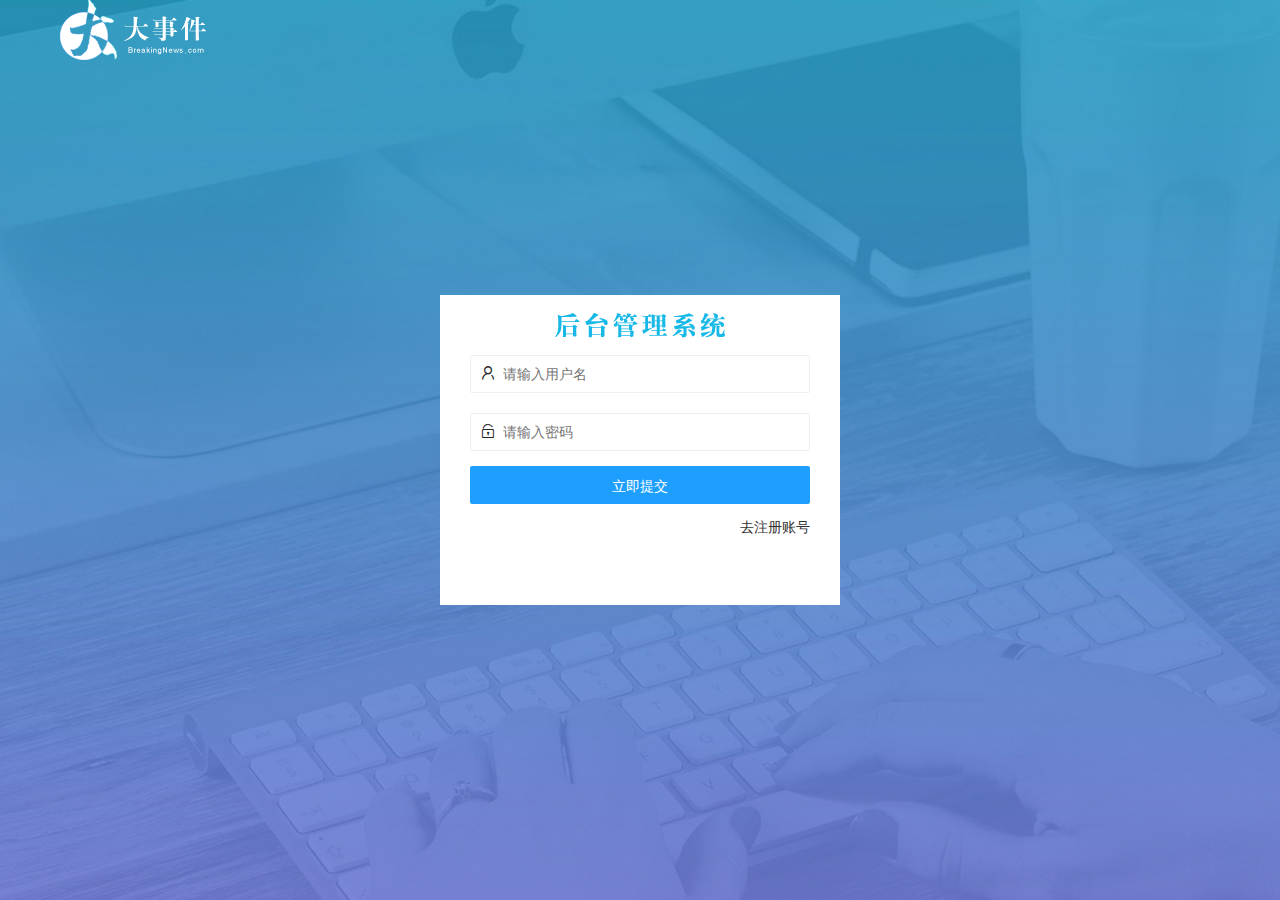
<file: login.html>
<!DOCTYPE html>
<html lang="en">

<head>
    <meta charset="UTF-8">
    <meta http-equiv="X-UA-Compatible" content="IE=edge">
    <meta name="viewport" content="width=device-width, initial-scale=1.0">
    <title>大事件登录注册</title>
    <!-- 导入layui的css -->
    <link rel="stylesheet" href="/assets/lib/layui/css/layui.css">
    <!-- 导入自己的css -->
    <link rel="stylesheet" href="./assets/css/login.css">
</head>

<body>
    <!-- 头部的logo区域 -->
    <div class="layui-main">
        <img src="/assets/images/logo.png" alt=""/>
    </div>


    <!-- 登录注册区域 -->
    <div class="loginAndRegBOX">
        <div class="titleBox"></div>
     <!-- 登录的div -->
        <div class="login-box">
            <!-- 登录的表单 -->
           <form class="layui-form" id="form_login">
               <!-- 用户名 -->
               <div class=" layui-form-item">
                   <i class="layui-icon layui-icon-username"></i>   
                   <input type="text" name="username" required  lay-verify="required" placeholder="请输入用户名" autocomplete="off" class="layui-input">
               </div>
               <!-- 密码 -->
               <div class="layui-form-item password">
                   <i class="layui-icon layui-icon-password"></i> 
                   <input type="password" name="password" required  lay-verify="required|pwd" placeholder="请输入密码" autocomplete="off" class="layui-input">
               </div>
               <!-- 登录按钮 -->
               <div class="layui-form-item">
                <!-- 注意：表单的提交按钮和普通按钮的区别，就是lay-submit属性 -->
                 <button class="layui-btn layui-btn-normal layui-btn-fluid" lay-submit >立即提交</button>
               </div>
               <div class="layui-form-item  links">
                    <a href="javascript:;" id="link_reg">去注册账号</a>
               </div>
            </form>
        </div>

     <!-- 注册的div -->
        <div class="reg-box">
            <form class="layui-form" id="form_reg">
                <!-- 用户名 -->
                <div class=" layui-form-item">
                    <i class="layui-icon layui-icon-username"></i>   
                    <input type="text" name="username" required  lay-verify="required" placeholder="请输入用户名" autocomplete="off" class="layui-input">
                </div>
                <!-- 密码 -->
                <div class="layui-form-item password">
                    <i class="layui-icon layui-icon-password"></i> 
                    <input type="password" name="password" required  lay-verify="required|pwd" placeholder="请输入密码" autocomplete="off" class="layui-input">
                </div>
                <!-- 密码确认框 -->
                <div class="layui-form-item password">
                    <i class="layui-icon layui-icon-password"></i> 
                    <input type="password" name="repassword" required  lay-verify="required|pwd|repwd" placeholder="再次确认密码" autocomplete="off" class="layui-input">
                </div>
                <!-- 注册按钮 -->
                <div class="layui-form-item">
                 <!-- 注意：表单的提交按钮和普通按钮的区别，就是lay-submit属性 -->
                  <button class="layui-btn layui-btn-normal layui-btn-fluid" lay-submit >注册</button>
                </div>
                <div class="layui-form-item  links">
                    <a href="javascript:;" id="link_login">去登录</a>
                </div>
             </form>
            
        </div>
    </div>

    <!-- 导入layui的js文件 -->
    <script src="/assets/lib/layui/layui.js"></script>
    <!-- 导入jquery -->
    <script src="/assets/lib/jquery.js"></script>
    <!-- 导入 baseAPI 文件 -->
    <script src="/assets/js/baseAPI.js"></script>
    <!-- 导入自己的js -->
    <script src="/assets/js/login.js"></script>
</body>

</html>
</file>
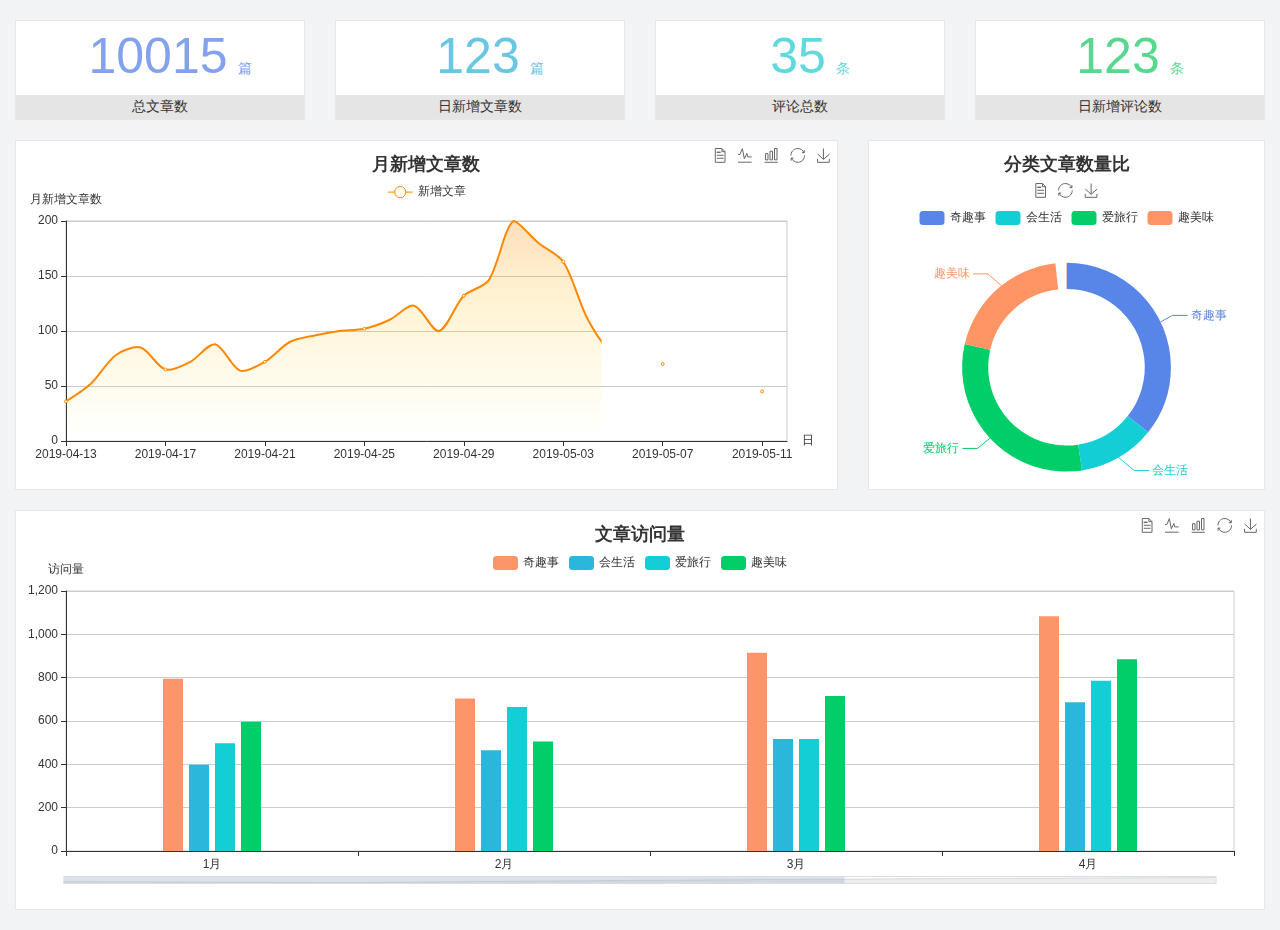
<file: home/dashboard.html>
<!DOCTYPE html>
<html lang="en">

<head>
  <meta charset="UTF-8">
  <meta name="viewport" content="width=device-width, initial-scale=1.0">
  <meta http-equiv="X-UA-Compatible" content="ie=edge">
  <title>图表统计</title>
  <link rel="stylesheet" href="../../assets/lib/bootstrap.css" />
  <link rel="stylesheet" href="../../assets/lib/main.css" />
  <script src="../../assets/lib/jquery.js"></script>
  <script type="text/javascript" src="../../assets/lib/echarts.min.js"></script>
</head>

<body>
  <div class="container-fluid">
    <div class="row spannel_list">
      <div class="col-sm-3 col-xs-6">
        <div class="spannel">
          <em>10015</em><span>篇</span>
          <b>总文章数</b>
        </div>
      </div>
      <div class="col-sm-3 col-xs-6">
        <div class="spannel scolor01">
          <em>123</em><span>篇</span>
          <b>日新增文章数</b>
        </div>
      </div>
      <div class="col-sm-3 col-xs-6">
        <div class="spannel scolor02">
          <em>35</em><span>条</span>
          <b>评论总数</b>
        </div>
      </div>
      <div class="col-sm-3 col-xs-6">
        <div class="spannel scolor03">
          <em>123</em><span>条</span>
          <b>日新增评论数</b>
        </div>
      </div>
    </div>
  </div>

  <div class="container-fluid">
    <div class="row curve-pie">
      <div class="col-lg-8 col-md-8">
        <div class="gragh_pannel" id="curve_show"></div>
      </div>
      <div class="col-lg-4 col-md-4">
        <div class="gragh_pannel" id="pie_show"></div>
      </div>
    </div>
  </div>

  <div class="container-fluid">
    <div class="column_pannel" id="column_show"></div>
  </div>

  <script>
    var oChart = echarts.init(document.getElementById('curve_show'));
    var aList_all = [
      { 'count': 36, 'date': '2019-04-13' },
      { 'count': 52, 'date': '2019-04-14' },
      { 'count': 78, 'date': '2019-04-15' },
      { 'count': 85, 'date': '2019-04-16' },
      { 'count': 65, 'date': '2019-04-17' },
      { 'count': 72, 'date': '2019-04-18' },
      { 'count': 88, 'date': '2019-04-19' },
      { 'count': 64, 'date': '2019-04-20' },
      { 'count': 72, 'date': '2019-04-21' },
      { 'count': 90, 'date': '2019-04-22' },
      { 'count': 96, 'date': '2019-04-23' },
      { 'count': 100, 'date': '2019-04-24' },
      { 'count': 102, 'date': '2019-04-25' },
      { 'count': 110, 'date': '2019-04-26' },
      { 'count': 123, 'date': '2019-04-27' },
      { 'count': 100, 'date': '2019-04-28' },
      { 'count': 132, 'date': '2019-04-29' },
      { 'count': 146, 'date': '2019-04-30' },
      { 'count': 200, 'date': '2019-05-01' },
      { 'count': 180, 'date': '2019-05-02' },
      { 'count': 163, 'date': '2019-05-03' },
      { 'count': 110, 'date': '2019-05-04' },
      { 'count': 80, 'date': '2019-05-05' },
      { 'count': 82, 'date': '2019-05-06' },
      { 'count': 70, 'date': '2019-05-07' },
      { 'count': 65, 'date': '2019-05-08' },
      { 'count': 54, 'date': '2019-05-09' },
      { 'count': 40, 'date': '2019-05-10' },
      { 'count': 45, 'date': '2019-05-11' },
      { 'count': 38, 'date': '2019-05-12' },
    ];

    let aCount = [];
    let aDate = [];

    for (var i = 0; i < aList_all.length; i++) {
      aCount.push(aList_all[i].count);
      aDate.push(aList_all[i].date);
    }

    var chartopt = {
      title: {
        text: '月新增文章数',
        left: 'center',
        top: '10'
      },
      tooltip: {
        trigger: 'axis'
      },
      legend: {
        data: ['新增文章'],
        top: '40'
      },
      toolbox: {
        show: true,
        feature: {
          mark: { show: true },
          dataView: { show: true, readOnly: false },
          magicType: { show: true, type: ['line', 'bar'] },
          restore: { show: true },
          saveAsImage: { show: true }
        }
      },
      calculable: true,
      xAxis: [
        {
          name: '日',
          type: 'category',
          boundaryGap: false,
          data: aDate
        }
      ],
      yAxis: [
        {
          name: '月新增文章数',
          type: 'value'
        }
      ],
      series: [
        {
          name: '新增文章',
          type: 'line',
          smooth: true,
          itemStyle: { normal: { areaStyle: { type: 'default' }, color: '#f80' }, lineStyle: { color: '#f80' } },
          data: aCount
        }],
      areaStyle: {
        normal: {
          color: new echarts.graphic.LinearGradient(0, 0, 0, 1, [{
            offset: 0,
            color: 'rgba(255,136,0,0.39)'
          }, {
            offset: .34,
            color: 'rgba(255,180,0,0.25)'
          }, {
            offset: 1,
            color: 'rgba(255,222,0,0.00)'
          }])

        }
      },
      grid: {
        show: true,
        x: 50,
        x2: 50,
        y: 80,
        height: 220
      }
    };

    oChart.setOption(chartopt);


    var oPie = echarts.init(document.getElementById('pie_show'));
    var oPieopt =
    {
      title: {
        top: 10,
        text: '分类文章数量比',
        x: 'center'
      },
      tooltip: {
        trigger: 'item',
        formatter: "{a} <br/>{b} : {c} ({d}%)"
      },
      color: ['#5885e8', '#13cfd5', '#00ce68', '#ff9565'],
      legend: {
        x: 'center',
        top: 65,
        data: ['奇趣事', '会生活', '爱旅行', '趣美味']
      },
      toolbox: {
        show: true,
        x: 'center',
        top: 35,
        feature: {
          mark: { show: true },
          dataView: { show: true, readOnly: false },
          magicType: {
            show: true,
            type: ['pie', 'funnel'],
            option: {
              funnel: {
                x: '25%',
                width: '50%',
                funnelAlign: 'left',
                max: 1548
              }
            }
          },
          restore: { show: true },
          saveAsImage: { show: true }
        }
      },
      calculable: true,
      series: [
        {
          name: '访问来源',
          type: 'pie',
          radius: ['45%', '60%'],
          center: ['50%', '65%'],
          data: [
            { value: 300, name: '奇趣事' },
            { value: 100, name: '会生活' },
            { value: 260, name: '爱旅行' },
            { value: 180, name: '趣美味' }
          ]
        }
      ]
    };
    oPie.setOption(oPieopt);



    var oColumn = this.echarts.init(document.getElementById('column_show'));
    var oColumnopt =
    {
      title: {
        text: '文章访问量',
        left: 'center',
        top: '10'
      },
      tooltip: {
        trigger: 'axis'
      },
      legend: {
        data: ['奇趣事', '会生活', '爱旅行', '趣美味'],
        top: '40'
      },
      toolbox: {
        show: true,
        feature: {
          mark: { show: true },
          dataView: { show: true, readOnly: false },
          magicType: { show: true, type: ['line', 'bar'] },
          restore: { show: true },
          saveAsImage: { show: true }
        }
      },
      calculable: true,
      xAxis: [
        {
          type: 'category',
          data: ['1月', '2月', '3月', '4月', '5月']
        }
      ],
      yAxis: [
        {
          name: '访问量',
          type: 'value'
        }
      ],
      series: [
        {
          name: '奇趣事',
          type: 'bar',
          barWidth: 20,
          itemStyle: {
            normal: { areaStyle: { type: 'default' }, color: '#fd956a' }
          },
          data: [800, 708, 920, 1090, 1200]
        },
        {
          name: '会生活',
          type: 'bar',
          barWidth: 20,
          itemStyle: {
            normal: { areaStyle: { type: 'default' }, color: '#2bb6db' }
          },
          data: [400, 468, 520, 690, 800]
        },
        {
          name: '爱旅行',
          type: 'bar',
          barWidth: 20,
          itemStyle: {
            normal: { areaStyle: { type: 'default' }, color: '#13cfd5' }
          },
          data: [500, 668, 520, 790, 900]
        },
        {
          name: '趣美味',
          type: 'bar',
          barWidth: 20,
          itemStyle: {
            normal: { areaStyle: { type: 'default' }, color: '#00ce68' }
          },
          data: [600, 508, 720, 890, 1000]
        }
      ],
      grid: {
        show: true,
        x: 50,
        x2: 30,
        y: 80,
        height: 260
      },
      dataZoom: [//给x轴设置滚动条
        {
          start: 0,//默认为0
          end: 100 - 1000 / 31,//默认为100
          type: 'slider',
          show: true,
          xAxisIndex: [0],
          handleSize: 0,//滑动条的 左右2个滑动条的大小
          height: 8,//组件高度
          left: 45, //左边的距离
          right: 50,//右边的距离
          bottom: 26,//右边的距离
          handleColor: '#ddd',//h滑动图标的颜色
          handleStyle: {
            borderColor: "#cacaca",
            borderWidth: "1",
            shadowBlur: 2,
            background: "#ddd",
            shadowColor: "#ddd",
          }
        }]
    };
    oColumn.setOption(oColumnopt);
  </script>
</body>

</html>
</file>
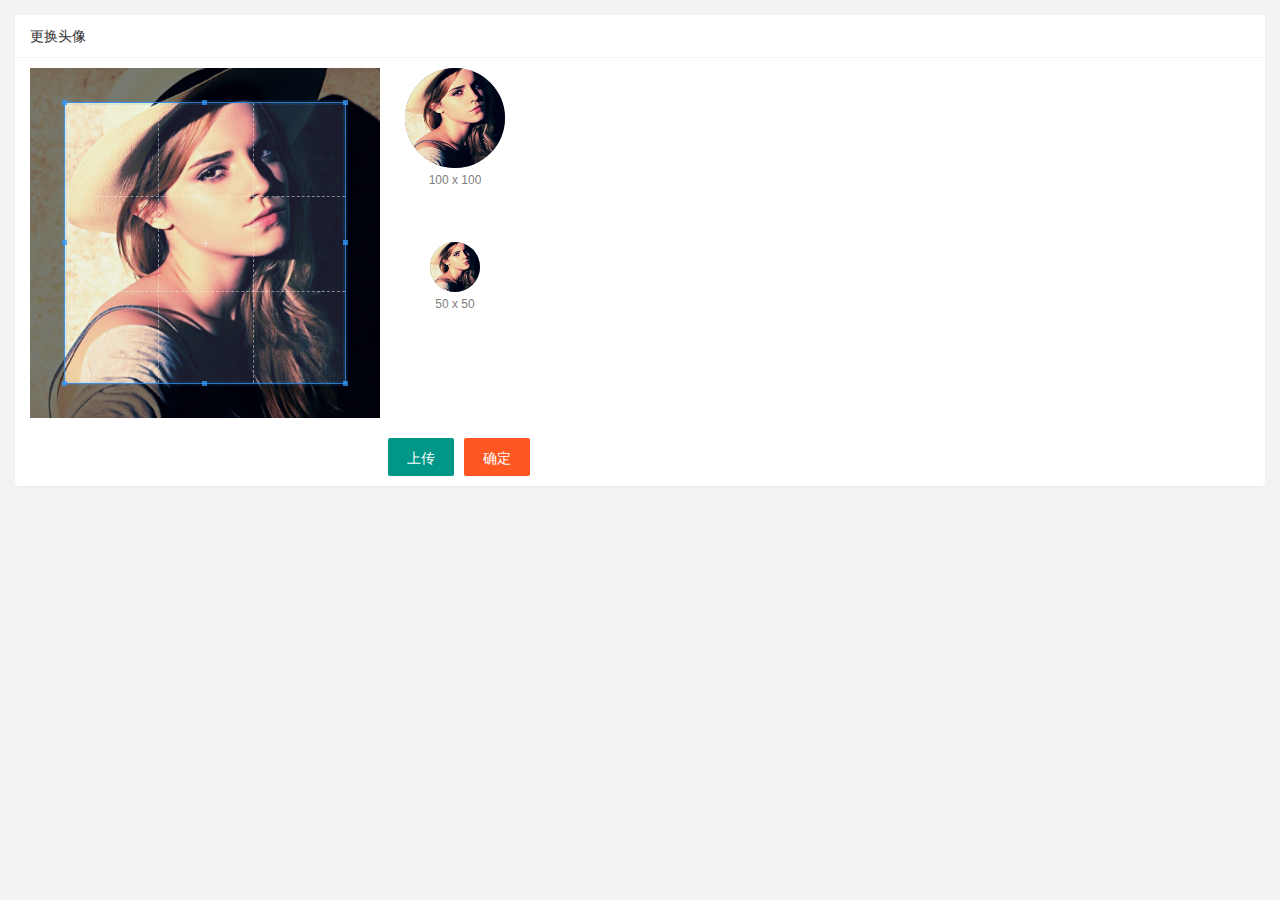
<file: user/userAvatar.html>
<!DOCTYPE html>
<html lang="en">

<head>
    <meta charset="UTF-8">
    <meta http-equiv="X-UA-Compatible" content="IE=edge">
    <meta name="viewport" content="width=device-width, initial-scale=1.0">
    <title>Document</title>
    <link rel="stylesheet" href="/assets/lib/layui/css/layui.css">
    <link rel="stylesheet" href="/assets/lib/cropper/cropper.css">
    <link rel="stylesheet" href="/assets/css/user/userAvatar.css">
</head>

<body>
    <!-- 卡片区域 -->
    <div class="layui-card">
        <div class="layui-card-header">更换头像</div>
        <div class="layui-card-body">
            <!-- cropper -->
            <!-- 第一行的图片裁剪和预览区域 -->
            <div class="row1">
                <!-- 图片裁剪区域 -->
                <div class="cropper-box">
                    <!-- 这个 img 标签很重要，将来会把它初始化为裁剪区域 -->
                    <img id="image" src="/assets/images/sample.jpg" />
                </div>
                <!-- 图片的预览区域 -->
                <div class="preview-box">
                    <div>
                        <!-- 宽高为 100px 的预览区域 -->
                        <div class="img-preview w100"></div>
                        <p class="size">100 x 100</p>
                    </div>
                    <div>
                        <!-- 宽高为 50px 的预览区域 -->
                        <div class="img-preview w50"></div>
                        <p class="size">50 x 50</p>
                    </div>
                </div>
            </div>

            <!-- 第二行的按钮区域 -->
            <div class="row2">
                <!-- 通过 accept 属性可以指定用户选择哪种类型的文件 -->
                <input type="file" id="file" accept="image/png,image/jpeg">
                <button type="button" class="layui-btn" id="btnChooseImage">上传</button>
                <button type="button" class="layui-btn layui-btn-danger" id="btnUpload">确定</button>
            </div>
        </div>
    </div>

    <!-- 导入 layui.js 文件 -->
    <script src="/assets/lib/layui/layui.js"></script>
    <!-- 导入 jQuery 文件 -->
    <script src="/assets/lib/jquery.js"></script>
    <!-- 导入 cropper.js 文件 -->
    <script src="/assets/lib/cropper/Cropper.js"></script>
    <!-- 导入 jQuery-cropper.js 文件 -->
    <script src="/assets/lib/cropper/jquery-cropper.js"></script>
    <!-- 导入 baseAPI 文件 -->
    <script src="/assets/js/baseAPI.js"></script>
    <!-- 导入自己的 js 文件 -->
    <script src="/assets/js/user/userAvatar.js"></script>
</body>

</html>
</file>
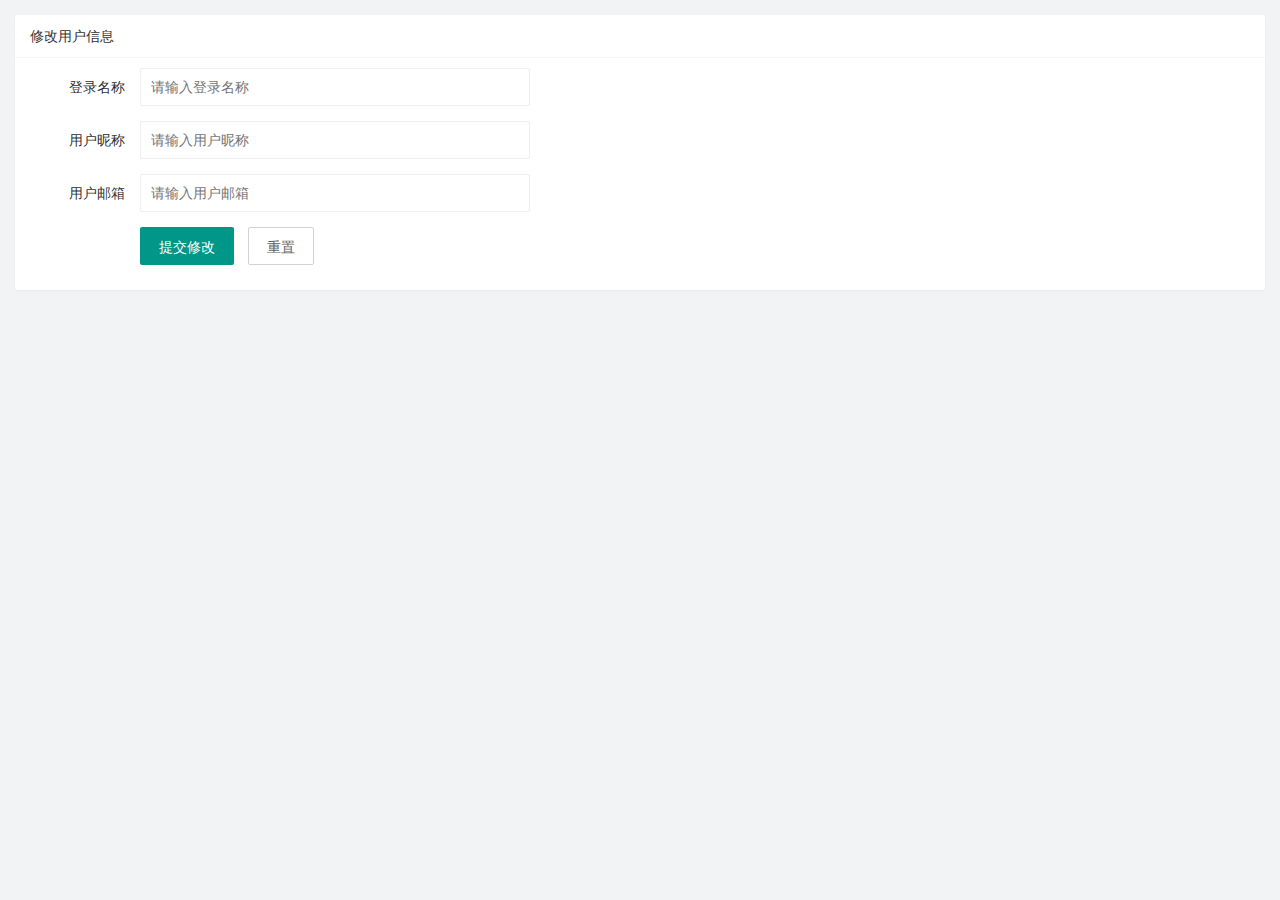
<file: user/userBasic.html>
<!DOCTYPE html>
<html lang="en">
<head>
    <meta charset="UTF-8">
    <meta http-equiv="X-UA-Compatible" content="IE=edge">
    <meta name="viewport" content="width=device-width, initial-scale=1.0">
    <title>Document</title>
    <!-- 导入 layui.css 文件 -->
    <link rel="stylesheet" href="/assets/lib/layui/css/layui.css">
    <!-- 导入自己的css样式 -->
    <link rel="stylesheet" href="/assets/css/user/userBasic.css">

</head>
<body>
    <!-- 用户基本资料 -->
    <div class="layui-card">
        <div class="layui-card-header">修改用户信息</div>
        <div class="layui-card-body">
            <!-- form 表单区域 -->
            <form class="layui-form" lay-filter="formDereference">
                <!-- id 隐藏域 -->
                <input type="hidden" name="id" />
                <!-- 登录名称 -->
                <div class="layui-form-item">
                    <label class="layui-form-label">登录名称</label>
                    <div class="layui-input-block">
                      <input type="text" name="username" required  lay-verify="required" placeholder="请输入登录名称" autocomplete="off" class="layui-input">
                    </div>
                  </div>
                  <!-- 用户昵称 -->
                  <div class="layui-form-item">
                    <label class="layui-form-label">用户昵称</label>
                    <div class="layui-input-block">
                      <input type="text" name="nickname" required  lay-verify="required|nickname" placeholder="请输入用户昵称" autocomplete="off" class="layui-input">
                    </div>
                  </div>
                  <!-- 用户邮箱 -->
                  <div class="layui-form-item">
                    <label class="layui-form-label">用户邮箱</label>
                    <div class="layui-input-block">
                      <input type="text" name="email" required  lay-verify="required|email" placeholder="请输入用户邮箱" autocomplete="off" class="layui-input">
                    </div>
                  </div>
                  <!-- 按钮 -->
                  <div class="layui-form-item">
                    <div class="layui-input-block">
                      <button class="layui-btn" lay-submit lay-filter="formDemo">提交修改</button>
                      <button type="reset" id="btnReset" class="layui-btn layui-btn-primary">重置</button>
                    </div>
                  </div>
            </form>
        </div>
      </div>


      <!-- 导入 layui.js 文件 -->
      <script src="/assets/lib/layui/layui.js"></script>
      <!-- 导入jquery -->
      <script src="/assets/lib/jquery.js"></script>
      <!-- 导入 baseAPI 文件 -->
      <script src="/assets/js/baseAPI.js"></script>
      <!-- 导入自己的js -->
      <script src="/assets/js/user/userBasic.js"></script>
</body>
</html>
</file>
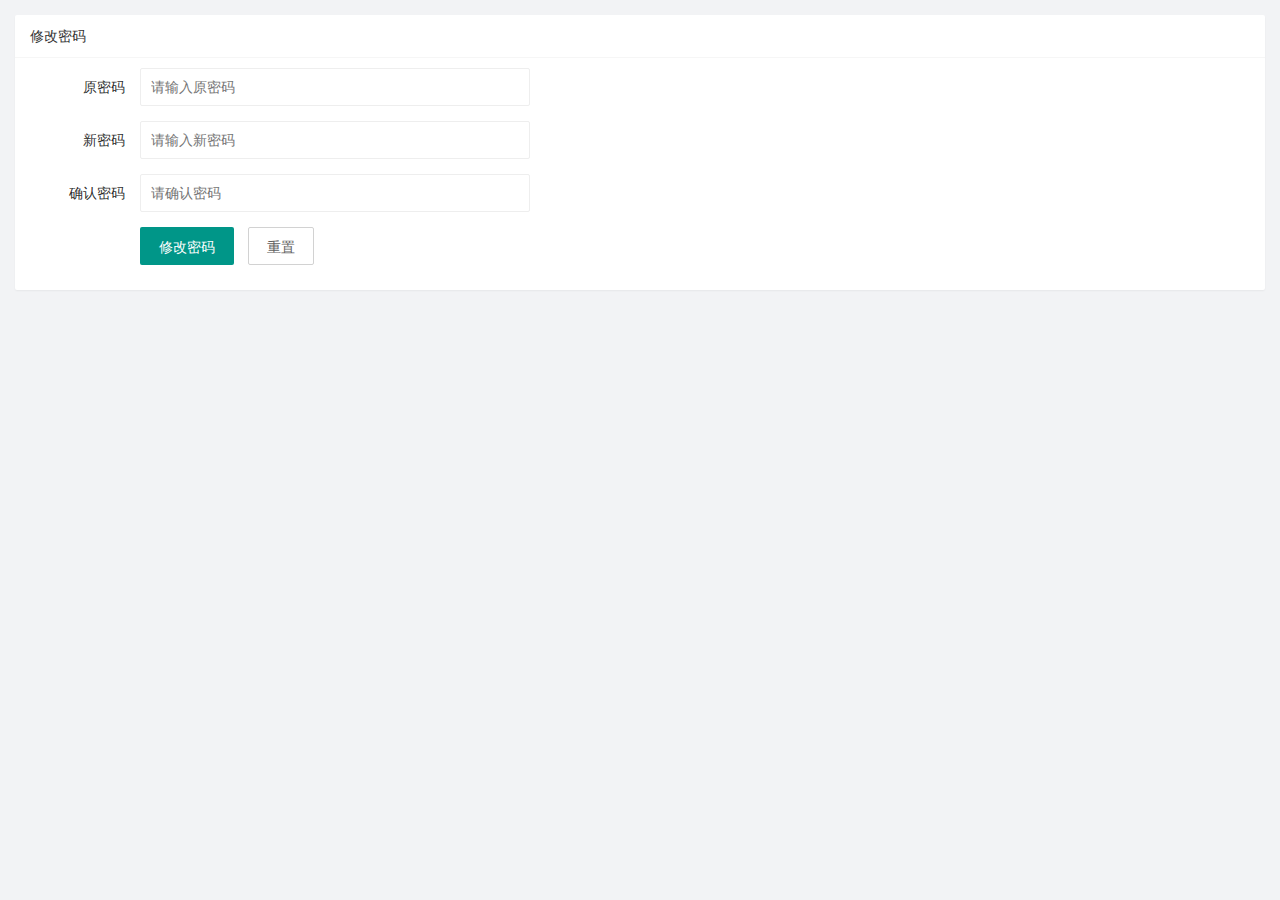
<file: user/userPwd.html>
<!DOCTYPE html>
<html lang="en">
<head>
    <meta charset="UTF-8">
    <meta http-equiv="X-UA-Compatible" content="IE=edge">
    <meta name="viewport" content="width=device-width, initial-scale=1.0">
    <title>Document</title>
    <!-- 导入 layui.css 文件 -->
    <link rel="stylesheet" href="/assets/lib/layui/css/layui.css">
    <!-- 导入自己的css文件 -->
    <link rel="stylesheet" href="/assets/css/user/userPwd.css">
     
</head>
<body>
    <div class="layui-card">
        <div class="layui-card-header">修改密码</div>
        <div class="layui-card-body">
            <form class="layui-form" >
            <!-- 原密码 -->
                <div class="layui-form-item">
                  <label class="layui-form-label">原密码</label>
                  <div class="layui-input-block">
                    <input type="password" name="oldPwd" required  lay-verify="required|pwd" placeholder="请输入原密码" autocomplete="off" class="layui-input">
                  </div>
                </div>
                <!-- 新密码 -->
                <div class="layui-form-item">
                    <label class="layui-form-label">新密码</label>
                    <div class="layui-input-block">
                      <input type="password" name="newPwd" required  lay-verify="required|pwd|samePwd" placeholder="请输入新密码" autocomplete="off" class="layui-input">
                    </div>
                  </div>
                  <!-- 确认密码 -->
                  <div class="layui-form-item">
                    <label class="layui-form-label">确认密码</label>
                    <div class="layui-input-block">
                      <input type="password" name="rePwd" required  lay-verify="required|pwd|rePwd" placeholder="请确认密码" autocomplete="off" class="layui-input">
                    </div>
                  </div>
                  <!-- 按钮 -->
                  <div class="layui-form-item">
                    <div class="layui-input-block">
                      <button class="layui-btn" lay-submit lay-filter="formDemo">修改密码</button>
                      <button type="reset" class="layui-btn layui-btn-primary">重置</button>
                    </div>
                  </div>
            </form>
        </div>
      </div>
          
    <!-- 导入 layui.js 文件 -->
    <script src="/assets/lib/layui/layui.js"></script>
    <!-- 导入 jquery 文件 -->
    <script src="/assets/lib/jquery.js"></script>
    <!-- 导入 baseAPI 文件 -->
    <script src="/assets/js/baseAPI.js"></script>
    <!-- 导入自己的 userPwd.js 文件 -->
    <script src="/assets/js/user/userPwd.js"></script>
</body>
</html>
</file>
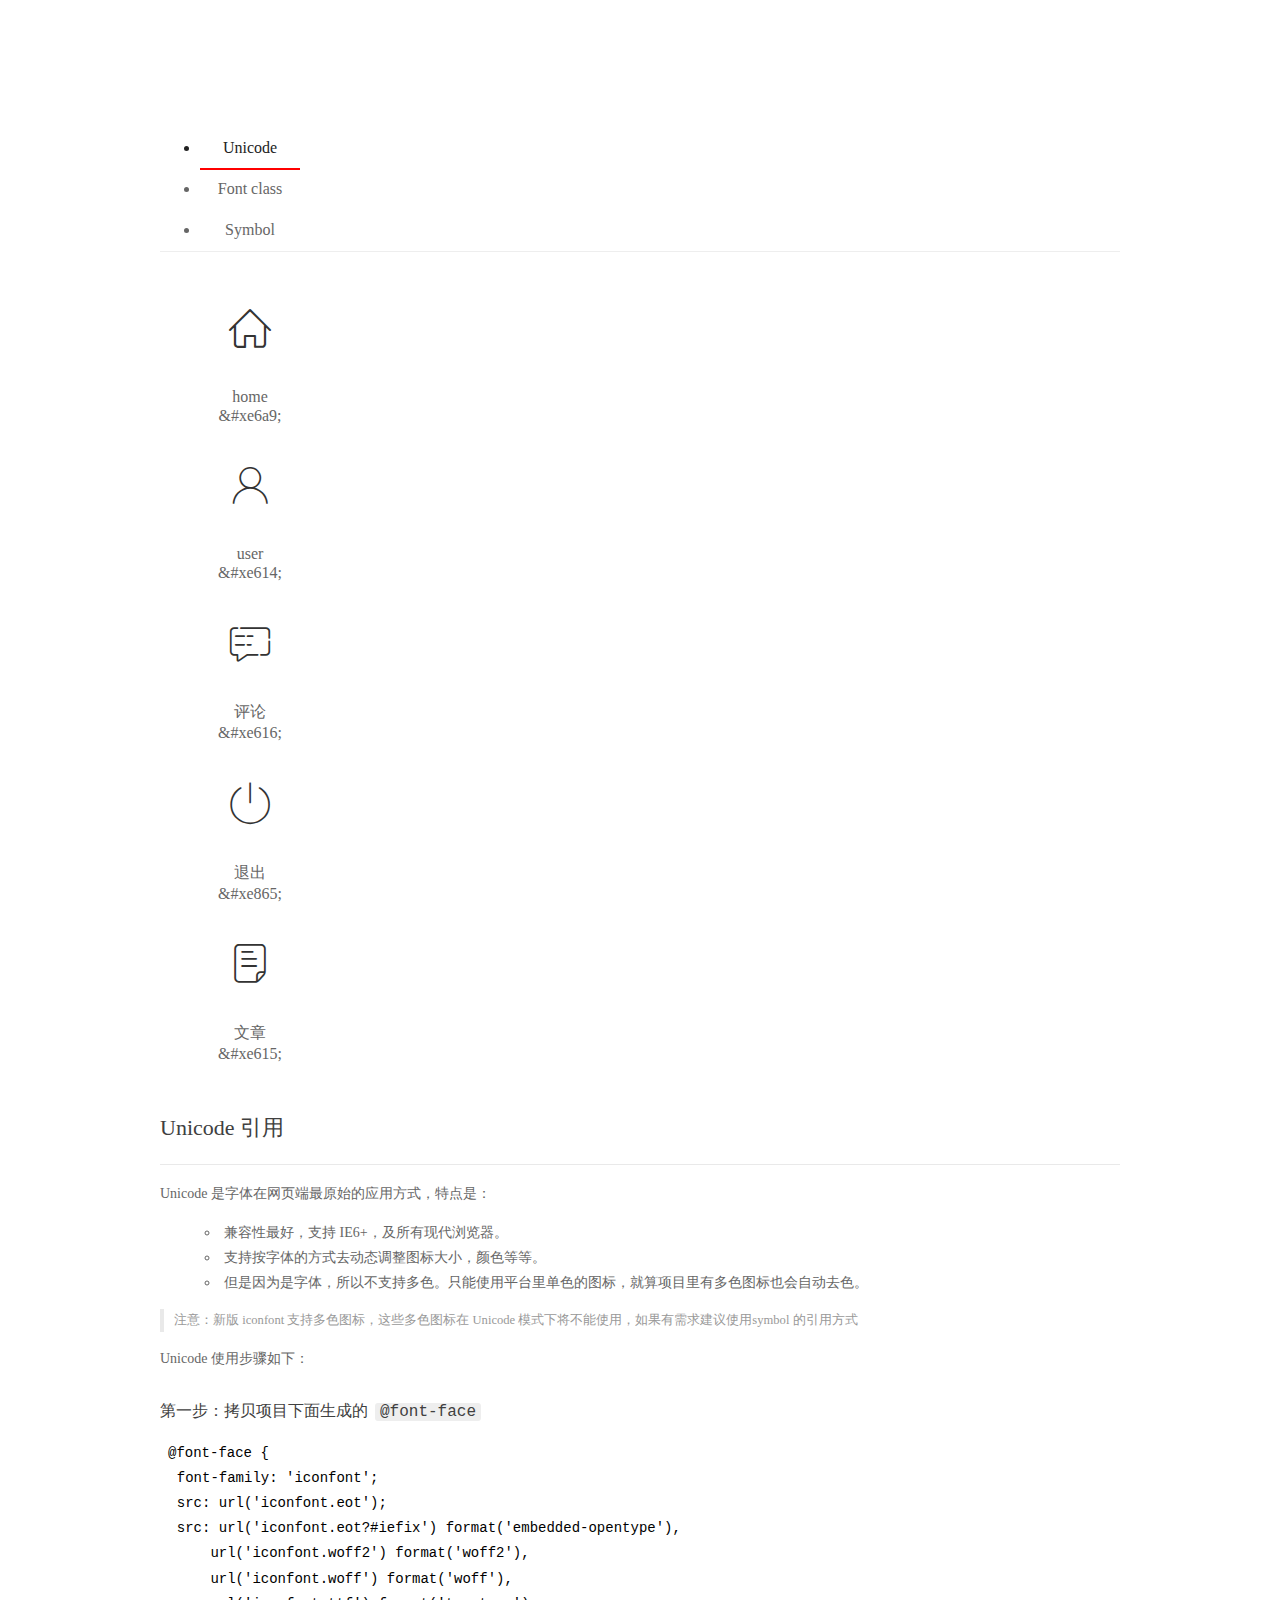
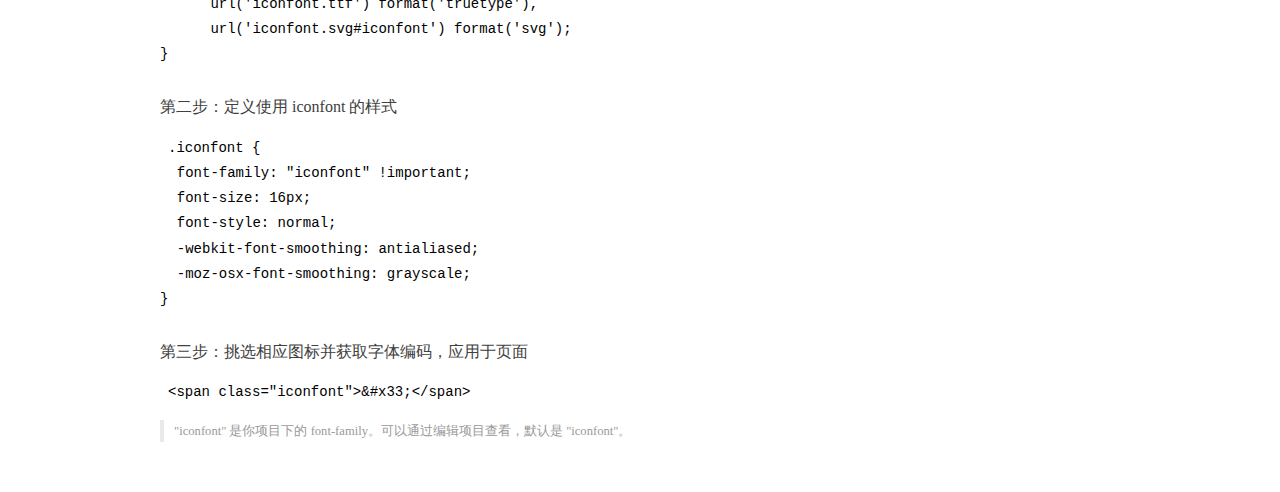
<file: assets/fonts/demo_index.html>
<!DOCTYPE html>
<html>
<head>
  <meta charset="utf-8"/>
  <title>IconFont Demo</title>
  <link rel="shortcut icon" href="https://gtms04.alicdn.com/tps/i4/TB1_oz6GVXXXXaFXpXXJDFnIXXX-64-64.ico" type="image/x-icon"/>
  <link rel="stylesheet" href="https://g.alicdn.com/thx/cube/1.3.2/cube.min.css">
  <link rel="stylesheet" href="demo.css">
  <link rel="stylesheet" href="iconfont.css">
  <script src="iconfont.js"></script>
  <!-- jQuery -->
  <script src="https://a1.alicdn.com/oss/uploads/2018/12/26/7bfddb60-08e8-11e9-9b04-53e73bb6408b.js"></script>
  <!-- 代码高亮 -->
  <script src="https://a1.alicdn.com/oss/uploads/2018/12/26/a3f714d0-08e6-11e9-8a15-ebf944d7534c.js"></script>
</head>
<body>
  <div class="main">
    <h1 class="logo"><a href="https://www.iconfont.cn/" title="iconfont 首页" target="_blank">&#xe86b;</a></h1>
    <div class="nav-tabs">
      <ul id="tabs" class="dib-box">
        <li class="dib active"><span>Unicode</span></li>
        <li class="dib"><span>Font class</span></li>
        <li class="dib"><span>Symbol</span></li>
      </ul>
      
    </div>
    <div class="tab-container">
      <div class="content unicode" style="display: block;">
          <ul class="icon_lists dib-box">
          
            <li class="dib">
              <span class="icon iconfont">&#xe6a9;</span>
                <div class="name">home</div>
                <div class="code-name">&amp;#xe6a9;</div>
              </li>
          
            <li class="dib">
              <span class="icon iconfont">&#xe614;</span>
                <div class="name">user</div>
                <div class="code-name">&amp;#xe614;</div>
              </li>
          
            <li class="dib">
              <span class="icon iconfont">&#xe616;</span>
                <div class="name">评论</div>
                <div class="code-name">&amp;#xe616;</div>
              </li>
          
            <li class="dib">
              <span class="icon iconfont">&#xe865;</span>
                <div class="name">退出</div>
                <div class="code-name">&amp;#xe865;</div>
              </li>
          
            <li class="dib">
              <span class="icon iconfont">&#xe615;</span>
                <div class="name">文章</div>
                <div class="code-name">&amp;#xe615;</div>
              </li>
          
          </ul>
          <div class="article markdown">
          <h2 id="unicode-">Unicode 引用</h2>
          <hr>

          <p>Unicode 是字体在网页端最原始的应用方式，特点是：</p>
          <ul>
            <li>兼容性最好，支持 IE6+，及所有现代浏览器。</li>
            <li>支持按字体的方式去动态调整图标大小，颜色等等。</li>
            <li>但是因为是字体，所以不支持多色。只能使用平台里单色的图标，就算项目里有多色图标也会自动去色。</li>
          </ul>
          <blockquote>
            <p>注意：新版 iconfont 支持多色图标，这些多色图标在 Unicode 模式下将不能使用，如果有需求建议使用symbol 的引用方式</p>
          </blockquote>
          <p>Unicode 使用步骤如下：</p>
          <h3 id="-font-face">第一步：拷贝项目下面生成的 <code>@font-face</code></h3>
<pre><code class="language-css"
>@font-face {
  font-family: 'iconfont';
  src: url('iconfont.eot');
  src: url('iconfont.eot?#iefix') format('embedded-opentype'),
      url('iconfont.woff2') format('woff2'),
      url('iconfont.woff') format('woff'),
      url('iconfont.ttf') format('truetype'),
      url('iconfont.svg#iconfont') format('svg');
}
</code></pre>
          <h3 id="-iconfont-">第二步：定义使用 iconfont 的样式</h3>
<pre><code class="language-css"
>.iconfont {
  font-family: "iconfont" !important;
  font-size: 16px;
  font-style: normal;
  -webkit-font-smoothing: antialiased;
  -moz-osx-font-smoothing: grayscale;
}
</code></pre>
          <h3 id="-">第三步：挑选相应图标并获取字体编码，应用于页面</h3>
<pre>
<code class="language-html"
>&lt;span class="iconfont"&gt;&amp;#x33;&lt;/span&gt;
</code></pre>
          <blockquote>
            <p>"iconfont" 是你项目下的 font-family。可以通过编辑项目查看，默认是 "iconfont"。</p>
          </blockquote>
          </div>
      </div>
      <div class="content font-class">
        <ul class="icon_lists dib-box">
          
          <li class="dib">
            <span class="icon iconfont icon-home"></span>
            <div class="name">
              home
            </div>
            <div class="code-name">.icon-home
            </div>
          </li>
          
          <li class="dib">
            <span class="icon iconfont icon-user"></span>
            <div class="name">
              user
            </div>
            <div class="code-name">.icon-user
            </div>
          </li>
          
          <li class="dib">
            <span class="icon iconfont icon-pinglun"></span>
            <div class="name">
              评论
            </div>
            <div class="code-name">.icon-pinglun
            </div>
          </li>
          
          <li class="dib">
            <span class="icon iconfont icon-tuichu"></span>
            <div class="name">
              退出
            </div>
            <div class="code-name">.icon-tuichu
            </div>
          </li>
          
          <li class="dib">
            <span class="icon iconfont icon-16"></span>
            <div class="name">
              文章
            </div>
            <div class="code-name">.icon-16
            </div>
          </li>
          
        </ul>
        <div class="article markdown">
        <h2 id="font-class-">font-class 引用</h2>
        <hr>

        <p>font-class 是 Unicode 使用方式的一种变种，主要是解决 Unicode 书写不直观，语意不明确的问题。</p>
        <p>与 Unicode 使用方式相比，具有如下特点：</p>
        <ul>
          <li>兼容性良好，支持 IE8+，及所有现代浏览器。</li>
          <li>相比于 Unicode 语意明确，书写更直观。可以很容易分辨这个 icon 是什么。</li>
          <li>因为使用 class 来定义图标，所以当要替换图标时，只需要修改 class 里面的 Unicode 引用。</li>
          <li>不过因为本质上还是使用的字体，所以多色图标还是不支持的。</li>
        </ul>
        <p>使用步骤如下：</p>
        <h3 id="-fontclass-">第一步：引入项目下面生成的 fontclass 代码：</h3>
<pre><code class="language-html">&lt;link rel="stylesheet" href="./iconfont.css"&gt;
</code></pre>
        <h3 id="-">第二步：挑选相应图标并获取类名，应用于页面：</h3>
<pre><code class="language-html">&lt;span class="iconfont icon-xxx"&gt;&lt;/span&gt;
</code></pre>
        <blockquote>
          <p>"
            iconfont" 是你项目下的 font-family。可以通过编辑项目查看，默认是 "iconfont"。</p>
        </blockquote>
      </div>
      </div>
      <div class="content symbol">
          <ul class="icon_lists dib-box">
          
            <li class="dib">
                <svg class="icon svg-icon" aria-hidden="true">
                  <use xlink:href="#icon-home"></use>
                </svg>
                <div class="name">home</div>
                <div class="code-name">#icon-home</div>
            </li>
          
            <li class="dib">
                <svg class="icon svg-icon" aria-hidden="true">
                  <use xlink:href="#icon-user"></use>
                </svg>
                <div class="name">user</div>
                <div class="code-name">#icon-user</div>
            </li>
          
            <li class="dib">
                <svg class="icon svg-icon" aria-hidden="true">
                  <use xlink:href="#icon-pinglun"></use>
                </svg>
                <div class="name">评论</div>
                <div class="code-name">#icon-pinglun</div>
            </li>
          
            <li class="dib">
                <svg class="icon svg-icon" aria-hidden="true">
                  <use xlink:href="#icon-tuichu"></use>
                </svg>
                <div class="name">退出</div>
                <div class="code-name">#icon-tuichu</div>
            </li>
          
            <li class="dib">
                <svg class="icon svg-icon" aria-hidden="true">
                  <use xlink:href="#icon-16"></use>
                </svg>
                <div class="name">文章</div>
                <div class="code-name">#icon-16</div>
            </li>
          
          </ul>
          <div class="article markdown">
          <h2 id="symbol-">Symbol 引用</h2>
          <hr>

          <p>这是一种全新的使用方式，应该说这才是未来的主流，也是平台目前推荐的用法。相关介绍可以参考这篇<a href="">文章</a>
            这种用法其实是做了一个 SVG 的集合，与另外两种相比具有如下特点：</p>
          <ul>
            <li>支持多色图标了，不再受单色限制。</li>
            <li>通过一些技巧，支持像字体那样，通过 <code>font-size</code>, <code>color</code> 来调整样式。</li>
            <li>兼容性较差，支持 IE9+，及现代浏览器。</li>
            <li>浏览器渲染 SVG 的性能一般，还不如 png。</li>
          </ul>
          <p>使用步骤如下：</p>
          <h3 id="-symbol-">第一步：引入项目下面生成的 symbol 代码：</h3>
<pre><code class="language-html">&lt;script src="./iconfont.js"&gt;&lt;/script&gt;
</code></pre>
          <h3 id="-css-">第二步：加入通用 CSS 代码（引入一次就行）：</h3>
<pre><code class="language-html">&lt;style&gt;
.icon {
  width: 1em;
  height: 1em;
  vertical-align: -0.15em;
  fill: currentColor;
  overflow: hidden;
}
&lt;/style&gt;
</code></pre>
          <h3 id="-">第三步：挑选相应图标并获取类名，应用于页面：</h3>
<pre><code class="language-html">&lt;svg class="icon" aria-hidden="true"&gt;
  &lt;use xlink:href="#icon-xxx"&gt;&lt;/use&gt;
&lt;/svg&gt;
</code></pre>
          </div>
      </div>

    </div>
  </div>
  <script>
  $(document).ready(function () {
      $('.tab-container .content:first').show()

      $('#tabs li').click(function (e) {
        var tabContent = $('.tab-container .content')
        var index = $(this).index()

        if ($(this).hasClass('active')) {
          return
        } else {
          $('#tabs li').removeClass('active')
          $(this).addClass('active')

          tabContent.hide().eq(index).fadeIn()
        }
      })
    })
  </script>
</body>
</html>
</file>
<file: assets/lib/layui/css/layui.css>
blockquote,body,button,dd,div,dl,dt,form,h1,h2,h3,h4,h5,h6,input,li,ol,p,pre,td,textarea,th,ul{margin:0;padding:0;-webkit-tap-highlight-color:rgba(0,0,0,0)}a:active,a:hover{outline:0}img{display:inline-block;border:none;vertical-align:middle}li{list-style:none}table{border-collapse:collapse;border-spacing:0}h1,h2,h3{font-weight:400}h4,h5,h6{font-size:100%;font-weight:400}button,input,select,textarea{font-size:100%}button,input,optgroup,option,select,textarea{font-family:inherit;font-size:inherit;font-style:inherit;font-weight:inherit;outline:0}pre{white-space:pre-wrap;white-space:-moz-pre-wrap;white-space:-pre-wrap;white-space:-o-pre-wrap;word-wrap:break-word}body{line-height:1.6;color:#333;color:rgba(0,0,0,.85);font:14px Helvetica Neue,Helvetica,PingFang SC,Tahoma,Arial,sans-serif}hr{height:0;line-height:0;margin:10px 0;padding:0;border:none!important;border-bottom:1px solid #eee!important;clear:both;overflow:hidden;background:0 0}a{color:#333;text-decoration:none}a:hover{color:#777}a cite{font-style:normal;*cursor:pointer}.layui-border-box,.layui-border-box *{box-sizing:border-box}.layui-box,.layui-box *{box-sizing:content-box}.layui-clear{clear:both;*zoom:1}.layui-clear:after{content:'\20';clear:both;*zoom:1;display:block;height:0}.layui-inline{position:relative;display:inline-block;*display:inline;*zoom:1;vertical-align:middle}.layui-edge{position:relative;display:inline-block;vertical-align:middle;width:0;height:0;border-width:6px;border-style:dashed;border-color:transparent;overflow:hidden}.layui-edge-top{top:-4px;border-bottom-color:#999;border-bottom-style:solid}.layui-edge-right{border-left-color:#999;border-left-style:solid}.layui-edge-bottom{top:2px;border-top-color:#999;border-top-style:solid}.layui-edge-left{border-right-color:#999;border-right-style:solid}.layui-elip{text-overflow:ellipsis;overflow:hidden;white-space:nowrap}.layui-disabled,.layui-icon,.layui-unselect{-moz-user-select:none;-webkit-user-select:none;-ms-user-select:none}.layui-disabled,.layui-disabled:hover{color:#d2d2d2!important;cursor:not-allowed!important}.layui-circle{border-radius:100%}.layui-show{display:block!important}.layui-hide{display:none!important}.layui-show-v{visibility:visible!important}.layui-hide-v{visibility:hidden!important}@font-face{font-family:layui-icon;src:url(../font/iconfont.eot?v=256);src:url(../font/iconfont.eot?v=256#iefix) format('embedded-opentype'),url(../font/iconfont.woff2?v=256) format('woff2'),url(../font/iconfont.woff?v=256) format('woff'),url(../font/iconfont.ttf?v=256) format('truetype'),url(../font/iconfont.svg?v=256#layui-icon) format('svg')}.layui-icon{font-family:layui-icon!important;font-size:16px;font-style:normal;-webkit-font-smoothing:antialiased;-moz-osx-font-smoothing:grayscale}.layui-icon-reply-fill:before{content:"\e611"}.layui-icon-set-fill:before{content:"\e614"}.layui-icon-menu-fill:before{content:"\e60f"}.layui-icon-search:before{content:"\e615"}.layui-icon-share:before{content:"\e641"}.layui-icon-set-sm:before{content:"\e620"}.layui-icon-engine:before{content:"\e628"}.layui-icon-close:before{content:"\1006"}.layui-icon-close-fill:before{content:"\1007"}.layui-icon-chart-screen:before{content:"\e629"}.layui-icon-star:before{content:"\e600"}.layui-icon-circle-dot:before{content:"\e617"}.layui-icon-chat:before{content:"\e606"}.layui-icon-release:before{content:"\e609"}.layui-icon-list:before{content:"\e60a"}.layui-icon-chart:before{content:"\e62c"}.layui-icon-ok-circle:before{content:"\1005"}.layui-icon-layim-theme:before{content:"\e61b"}.layui-icon-table:before{content:"\e62d"}.layui-icon-right:before{content:"\e602"}.layui-icon-left:before{content:"\e603"}.layui-icon-cart-simple:before{content:"\e698"}.layui-icon-face-cry:before{content:"\e69c"}.layui-icon-face-smile:before{content:"\e6af"}.layui-icon-survey:before{content:"\e6b2"}.layui-icon-tree:before{content:"\e62e"}.layui-icon-ie:before{content:"\e7bb"}.layui-icon-upload-circle:before{content:"\e62f"}.layui-icon-add-circle:before{content:"\e61f"}.layui-icon-download-circle:before{content:"\e601"}.layui-icon-templeate-1:before{content:"\e630"}.layui-icon-util:before{content:"\e631"}.layui-icon-face-surprised:before{content:"\e664"}.layui-icon-edit:before{content:"\e642"}.layui-icon-speaker:before{content:"\e645"}.layui-icon-down:before{content:"\e61a"}.layui-icon-file:before{content:"\e621"}.layui-icon-layouts:before{content:"\e632"}.layui-icon-rate-half:before{content:"\e6c9"}.layui-icon-add-circle-fine:before{content:"\e608"}.layui-icon-prev-circle:before{content:"\e633"}.layui-icon-read:before{content:"\e705"}.layui-icon-404:before{content:"\e61c"}.layui-icon-carousel:before{content:"\e634"}.layui-icon-help:before{content:"\e607"}.layui-icon-code-circle:before{content:"\e635"}.layui-icon-windows:before{content:"\e67f"}.layui-icon-water:before{content:"\e636"}.layui-icon-username:before{content:"\e66f"}.layui-icon-find-fill:before{content:"\e670"}.layui-icon-about:before{content:"\e60b"}.layui-icon-location:before{content:"\e715"}.layui-icon-up:before{content:"\e619"}.layui-icon-pause:before{content:"\e651"}.layui-icon-date:before{content:"\e637"}.layui-icon-layim-uploadfile:before{content:"\e61d"}.layui-icon-delete:before{content:"\e640"}.layui-icon-play:before{content:"\e652"}.layui-icon-top:before{content:"\e604"}.layui-icon-firefox:before{content:"\e686"}.layui-icon-friends:before{content:"\e612"}.layui-icon-refresh-3:before{content:"\e9aa"}.layui-icon-ok:before{content:"\e605"}.layui-icon-layer:before{content:"\e638"}.layui-icon-face-smile-fine:before{content:"\e60c"}.layui-icon-dollar:before{content:"\e659"}.layui-icon-group:before{content:"\e613"}.layui-icon-layim-download:before{content:"\e61e"}.layui-icon-picture-fine:before{content:"\e60d"}.layui-icon-link:before{content:"\e64c"}.layui-icon-diamond:before{content:"\e735"}.layui-icon-log:before{content:"\e60e"}.layui-icon-key:before{content:"\e683"}.layui-icon-rate-solid:before{content:"\e67a"}.layui-icon-fonts-del:before{content:"\e64f"}.layui-icon-unlink:before{content:"\e64d"}.layui-icon-fonts-clear:before{content:"\e639"}.layui-icon-triangle-r:before{content:"\e623"}.layui-icon-circle:before{content:"\e63f"}.layui-icon-radio:before{content:"\e643"}.layui-icon-align-center:before{content:"\e647"}.layui-icon-align-right:before{content:"\e648"}.layui-icon-align-left:before{content:"\e649"}.layui-icon-loading-1:before{content:"\e63e"}.layui-icon-return:before{content:"\e65c"}.layui-icon-fonts-strong:before{content:"\e62b"}.layui-icon-upload:before{content:"\e67c"}.layui-icon-dialogue:before{content:"\e63a"}.layui-icon-video:before{content:"\e6ed"}.layui-icon-headset:before{content:"\e6fc"}.layui-icon-cellphone-fine:before{content:"\e63b"}.layui-icon-add-1:before{content:"\e654"}.layui-icon-face-smile-b:before{content:"\e650"}.layui-icon-fonts-html:before{content:"\e64b"}.layui-icon-screen-full:before{content:"\e622"}.layui-icon-form:before{content:"\e63c"}.layui-icon-cart:before{content:"\e657"}.layui-icon-camera-fill:before{content:"\e65d"}.layui-icon-tabs:before{content:"\e62a"}.layui-icon-heart-fill:before{content:"\e68f"}.layui-icon-fonts-code:before{content:"\e64e"}.layui-icon-ios:before{content:"\e680"}.layui-icon-at:before{content:"\e687"}.layui-icon-fire:before{content:"\e756"}.layui-icon-set:before{content:"\e716"}.layui-icon-fonts-u:before{content:"\e646"}.layui-icon-triangle-d:before{content:"\e625"}.layui-icon-tips:before{content:"\e702"}.layui-icon-picture:before{content:"\e64a"}.layui-icon-more-vertical:before{content:"\e671"}.layui-icon-bluetooth:before{content:"\e689"}.layui-icon-flag:before{content:"\e66c"}.layui-icon-loading:before{content:"\e63d"}.layui-icon-fonts-i:before{content:"\e644"}.layui-icon-refresh-1:before{content:"\e666"}.layui-icon-rmb:before{content:"\e65e"}.layui-icon-addition:before{content:"\e624"}.layui-icon-home:before{content:"\e68e"}.layui-icon-time:before{content:"\e68d"}.layui-icon-user:before{content:"\e770"}.layui-icon-notice:before{content:"\e667"}.layui-icon-chrome:before{content:"\e68a"}.layui-icon-edge:before{content:"\e68b"}.layui-icon-login-weibo:before{content:"\e675"}.layui-icon-voice:before{content:"\e688"}.layui-icon-upload-drag:before{content:"\e681"}.layui-icon-login-qq:before{content:"\e676"}.layui-icon-snowflake:before{content:"\e6b1"}.layui-icon-heart:before{content:"\e68c"}.layui-icon-logout:before{content:"\e682"}.layui-icon-file-b:before{content:"\e655"}.layui-icon-template:before{content:"\e663"}.layui-icon-transfer:before{content:"\e691"}.layui-icon-auz:before{content:"\e672"}.layui-icon-console:before{content:"\e665"}.layui-icon-app:before{content:"\e653"}.layui-icon-prev:before{content:"\e65a"}.layui-icon-website:before{content:"\e7ae"}.layui-icon-next:before{content:"\e65b"}.layui-icon-component:before{content:"\e857"}.layui-icon-android:before{content:"\e684"}.layui-icon-more:before{content:"\e65f"}.layui-icon-login-wechat:before{content:"\e677"}.layui-icon-shrink-right:before{content:"\e668"}.layui-icon-spread-left:before{content:"\e66b"}.layui-icon-camera:before{content:"\e660"}.layui-icon-note:before{content:"\e66e"}.layui-icon-refresh:before{content:"\e669"}.layui-icon-female:before{content:"\e661"}.layui-icon-male:before{content:"\e662"}.layui-icon-screen-restore:before{content:"\e758"}.layui-icon-password:before{content:"\e673"}.layui-icon-senior:before{content:"\e674"}.layui-icon-theme:before{content:"\e66a"}.layui-icon-tread:before{content:"\e6c5"}.layui-icon-praise:before{content:"\e6c6"}.layui-icon-star-fill:before{content:"\e658"}.layui-icon-rate:before{content:"\e67b"}.layui-icon-template-1:before{content:"\e656"}.layui-icon-vercode:before{content:"\e679"}.layui-icon-service:before{content:"\e626"}.layui-icon-cellphone:before{content:"\e678"}.layui-icon-print:before{content:"\e66d"}.layui-icon-cols:before{content:"\e610"}.layui-icon-wifi:before{content:"\e7e0"}.layui-icon-export:before{content:"\e67d"}.layui-icon-rss:before{content:"\e808"}.layui-icon-slider:before{content:"\e714"}.layui-icon-email:before{content:"\e618"}.layui-icon-subtraction:before{content:"\e67e"}.layui-icon-mike:before{content:"\e6dc"}.layui-icon-light:before{content:"\e748"}.layui-icon-gift:before{content:"\e627"}.layui-icon-mute:before{content:"\e685"}.layui-icon-reduce-circle:before{content:"\e616"}.layui-icon-music:before{content:"\e690"}.layui-main{position:relative;width:1160px;margin:0 auto}.layui-header{position:relative;z-index:1000;height:60px}.layui-header a:hover{transition:all .5s;-webkit-transition:all .5s}.layui-side{position:fixed;left:0;top:0;bottom:0;z-index:999;width:200px;overflow-x:hidden}.layui-side-scroll{position:relative;width:220px;height:100%;overflow-x:hidden}.layui-body{position:relative;left:200px;right:0;top:0;bottom:0;z-index:900;width:auto;box-sizing:border-box}.layui-layout-body{overflow-x:hidden}.layui-layout-admin .layui-header{position:fixed;top:0;left:0;right:0;background-color:#23262e}.layui-layout-admin .layui-side{top:60px;width:200px;overflow-x:hidden}.layui-layout-admin .layui-body{position:absolute;top:60px;padding-bottom:44px}.layui-layout-admin .layui-main{width:auto;margin:0 15px}.layui-layout-admin .layui-footer{position:fixed;left:200px;right:0;bottom:0;z-index:990;height:44px;line-height:44px;padding:0 15px;box-shadow:-1px 0 4px rgb(0 0 0 / 12%);background-color:#fafafa}.layui-layout-admin .layui-logo{position:absolute;left:0;top:0;width:200px;height:100%;line-height:60px;text-align:center;color:#009688;font-size:16px;box-shadow:0 1px 2px 0 rgb(0 0 0 / 15%)}.layui-layout-admin .layui-header .layui-nav{background:0 0}.layui-layout-left{position:absolute!important;left:200px;top:0}.layui-layout-right{position:absolute!important;right:0;top:0}.layui-container{position:relative;margin:0 auto;box-sizing:border-box}.layui-fluid{position:relative;margin:0 auto;padding:0 15px}.layui-row:after,.layui-row:before{content:"";display:block;clear:both}.layui-col-lg1,.layui-col-lg10,.layui-col-lg11,.layui-col-lg12,.layui-col-lg2,.layui-col-lg3,.layui-col-lg4,.layui-col-lg5,.layui-col-lg6,.layui-col-lg7,.layui-col-lg8,.layui-col-lg9,.layui-col-md1,.layui-col-md10,.layui-col-md11,.layui-col-md12,.layui-col-md2,.layui-col-md3,.layui-col-md4,.layui-col-md5,.layui-col-md6,.layui-col-md7,.layui-col-md8,.layui-col-md9,.layui-col-sm1,.layui-col-sm10,.layui-col-sm11,.layui-col-sm12,.layui-col-sm2,.layui-col-sm3,.layui-col-sm4,.layui-col-sm5,.layui-col-sm6,.layui-col-sm7,.layui-col-sm8,.layui-col-sm9,.layui-col-xs1,.layui-col-xs10,.layui-col-xs11,.layui-col-xs12,.layui-col-xs2,.layui-col-xs3,.layui-col-xs4,.layui-col-xs5,.layui-col-xs6,.layui-col-xs7,.layui-col-xs8,.layui-col-xs9{position:relative;display:block;box-sizing:border-box}.layui-col-xs1,.layui-col-xs10,.layui-col-xs11,.layui-col-xs12,.layui-col-xs2,.layui-col-xs3,.layui-col-xs4,.layui-col-xs5,.layui-col-xs6,.layui-col-xs7,.layui-col-xs8,.layui-col-xs9{float:left}.layui-col-xs1{width:8.33333333%}.layui-col-xs2{width:16.66666667%}.layui-col-xs3{width:25%}.layui-col-xs4{width:33.33333333%}.layui-col-xs5{width:41.66666667%}.layui-col-xs6{width:50%}.layui-col-xs7{width:58.33333333%}.layui-col-xs8{width:66.66666667%}.layui-col-xs9{width:75%}.layui-col-xs10{width:83.33333333%}.layui-col-xs11{width:91.66666667%}.layui-col-xs12{width:100%}.layui-col-xs-offset1{margin-left:8.33333333%}.layui-col-xs-offset2{margin-left:16.66666667%}.layui-col-xs-offset3{margin-left:25%}.layui-col-xs-offset4{margin-left:33.33333333%}.layui-col-xs-offset5{margin-left:41.66666667%}.layui-col-xs-offset6{margin-left:50%}.layui-col-xs-offset7{margin-left:58.33333333%}.layui-col-xs-offset8{margin-left:66.66666667%}.layui-col-xs-offset9{margin-left:75%}.layui-col-xs-offset10{margin-left:83.33333333%}.layui-col-xs-offset11{margin-left:91.66666667%}.layui-col-xs-offset12{margin-left:100%}@media screen and (max-width:767.98px){.layui-container{padding:0 15px}.layui-hide-xs{display:none!important}.layui-show-xs-block{display:block!important}.layui-show-xs-inline{display:inline!important}.layui-show-xs-inline-block{display:inline-block!important}}@media screen and (min-width:768px){.layui-container{width:720px}.layui-hide-sm{display:none!important}.layui-show-sm-block{display:block!important}.layui-show-sm-inline{display:inline!important}.layui-show-sm-inline-block{display:inline-block!important}.layui-col-sm1,.layui-col-sm10,.layui-col-sm11,.layui-col-sm12,.layui-col-sm2,.layui-col-sm3,.layui-col-sm4,.layui-col-sm5,.layui-col-sm6,.layui-col-sm7,.layui-col-sm8,.layui-col-sm9{float:left}.layui-col-sm1{width:8.33333333%}.layui-col-sm2{width:16.66666667%}.layui-col-sm3{width:25%}.layui-col-sm4{width:33.33333333%}.layui-col-sm5{width:41.66666667%}.layui-col-sm6{width:50%}.layui-col-sm7{width:58.33333333%}.layui-col-sm8{width:66.66666667%}.layui-col-sm9{width:75%}.layui-col-sm10{width:83.33333333%}.layui-col-sm11{width:91.66666667%}.layui-col-sm12{width:100%}.layui-col-sm-offset1{margin-left:8.33333333%}.layui-col-sm-offset2{margin-left:16.66666667%}.layui-col-sm-offset3{margin-left:25%}.layui-col-sm-offset4{margin-left:33.33333333%}.layui-col-sm-offset5{margin-left:41.66666667%}.layui-col-sm-offset6{margin-left:50%}.layui-col-sm-offset7{margin-left:58.33333333%}.layui-col-sm-offset8{margin-left:66.66666667%}.layui-col-sm-offset9{margin-left:75%}.layui-col-sm-offset10{margin-left:83.33333333%}.layui-col-sm-offset11{margin-left:91.66666667%}.layui-col-sm-offset12{margin-left:100%}}@media screen and (min-width:992px){.layui-container{width:960px}.layui-hide-md{display:none!important}.layui-show-md-block{display:block!important}.layui-show-md-inline{display:inline!important}.layui-show-md-inline-block{display:inline-block!important}.layui-col-md1,.layui-col-md10,.layui-col-md11,.layui-col-md12,.layui-col-md2,.layui-col-md3,.layui-col-md4,.layui-col-md5,.layui-col-md6,.layui-col-md7,.layui-col-md8,.layui-col-md9{float:left}.layui-col-md1{width:8.33333333%}.layui-col-md2{width:16.66666667%}.layui-col-md3{width:25%}.layui-col-md4{width:33.33333333%}.layui-col-md5{width:41.66666667%}.layui-col-md6{width:50%}.layui-col-md7{width:58.33333333%}.layui-col-md8{width:66.66666667%}.layui-col-md9{width:75%}.layui-col-md10{width:83.33333333%}.layui-col-md11{width:91.66666667%}.layui-col-md12{width:100%}.layui-col-md-offset1{margin-left:8.33333333%}.layui-col-md-offset2{margin-left:16.66666667%}.layui-col-md-offset3{margin-left:25%}.layui-col-md-offset4{margin-left:33.33333333%}.layui-col-md-offset5{margin-left:41.66666667%}.layui-col-md-offset6{margin-left:50%}.layui-col-md-offset7{margin-left:58.33333333%}.layui-col-md-offset8{margin-left:66.66666667%}.layui-col-md-offset9{margin-left:75%}.layui-col-md-offset10{margin-left:83.33333333%}.layui-col-md-offset11{margin-left:91.66666667%}.layui-col-md-offset12{margin-left:100%}}@media screen and (min-width:1200px){.layui-container{width:1150px}.layui-hide-lg{display:none!important}.layui-show-lg-block{display:block!important}.layui-show-lg-inline{display:inline!important}.layui-show-lg-inline-block{display:inline-block!important}.layui-col-lg1,.layui-col-lg10,.layui-col-lg11,.layui-col-lg12,.layui-col-lg2,.layui-col-lg3,.layui-col-lg4,.layui-col-lg5,.layui-col-lg6,.layui-col-lg7,.layui-col-lg8,.layui-col-lg9{float:left}.layui-col-lg1{width:8.33333333%}.layui-col-lg2{width:16.66666667%}.layui-col-lg3{width:25%}.layui-col-lg4{width:33.33333333%}.layui-col-lg5{width:41.66666667%}.layui-col-lg6{width:50%}.layui-col-lg7{width:58.33333333%}.layui-col-lg8{width:66.66666667%}.layui-col-lg9{width:75%}.layui-col-lg10{width:83.33333333%}.layui-col-lg11{width:91.66666667%}.layui-col-lg12{width:100%}.layui-col-lg-offset1{margin-left:8.33333333%}.layui-col-lg-offset2{margin-left:16.66666667%}.layui-col-lg-offset3{margin-left:25%}.layui-col-lg-offset4{margin-left:33.33333333%}.layui-col-lg-offset5{margin-left:41.66666667%}.layui-col-lg-offset6{margin-left:50%}.layui-col-lg-offset7{margin-left:58.33333333%}.layui-col-lg-offset8{margin-left:66.66666667%}.layui-col-lg-offset9{margin-left:75%}.layui-col-lg-offset10{margin-left:83.33333333%}.layui-col-lg-offset11{margin-left:91.66666667%}.layui-col-lg-offset12{margin-left:100%}}.layui-col-space1{margin:-.5px}.layui-col-space1>*{padding:.5px}.layui-col-space2{margin:-1px}.layui-col-space2>*{padding:1px}.layui-col-space4{margin:-2px}.layui-col-space4>*{padding:2px}.layui-col-space5{margin:-2.5px}.layui-col-space5>*{padding:2.5px}.layui-col-space6{margin:-3px}.layui-col-space6>*{padding:3px}.layui-col-space8{margin:-4px}.layui-col-space8>*{padding:4px}.layui-col-space10{margin:-5px}.layui-col-space10>*{padding:5px}.layui-col-space12{margin:-6px}.layui-col-space12>*{padding:6px}.layui-col-space14{margin:-7px}.layui-col-space14>*{padding:7px}.layui-col-space15{margin:-7.5px}.layui-col-space15>*{padding:7.5px}.layui-col-space16{margin:-8px}.layui-col-space16>*{padding:8px}.layui-col-space18{margin:-9px}.layui-col-space18>*{padding:9px}.layui-col-space20{margin:-10px}.layui-col-space20>*{padding:10px}.layui-col-space22{margin:-11px}.layui-col-space22>*{padding:11px}.layui-col-space24{margin:-12px}.layui-col-space24>*{padding:12px}.layui-col-space25{margin:-12.5px}.layui-col-space25>*{padding:12.5px}.layui-col-space26{margin:-13px}.layui-col-space26>*{padding:13px}.layui-col-space28{margin:-14px}.layui-col-space28>*{padding:14px}.layui-col-space30{margin:-15px}.layui-col-space30>*{padding:15px}.layui-btn,.layui-input,.layui-select,.layui-textarea,.layui-upload-button{outline:0;-webkit-appearance:none;transition:all .3s;-webkit-transition:all .3s;box-sizing:border-box}.layui-elem-quote{margin-bottom:10px;padding:15px;line-height:1.6;border-left:5px solid #5fb878;border-radius:0 2px 2px 0;background-color:#fafafa}.layui-quote-nm{border-style:solid;border-width:1px;border-left-width:5px;background:0 0}.layui-elem-field{margin-bottom:10px;padding:0;border-width:1px;border-style:solid}.layui-elem-field legend{margin-left:20px;padding:0 10px;font-size:20px;font-weight:300}.layui-field-title{margin:10px 0 20px;border-width:0;border-top-width:1px}.layui-field-box{padding:15px}.layui-field-title .layui-field-box{padding:10px 0}.layui-progress{position:relative;height:6px;border-radius:20px;background-color:#eee}.layui-progress-bar{position:absolute;left:0;top:0;width:0;max-width:100%;height:6px;border-radius:20px;text-align:right;background-color:#5fb878;transition:all .3s;-webkit-transition:all .3s}.layui-progress-big,.layui-progress-big .layui-progress-bar{height:18px;line-height:18px}.layui-progress-text{position:relative;top:-20px;line-height:18px;font-size:12px;color:#5f5f5f}.layui-progress-big .layui-progress-text{position:static;padding:0 10px;color:#fff}.layui-collapse{border-width:1px;border-style:solid;border-radius:2px}.layui-colla-content,.layui-colla-item{border-top-width:1px;border-top-style:solid}.layui-colla-item:first-child{border-top:none}.layui-colla-title{position:relative;height:42px;line-height:42px;padding:0 15px 0 35px;color:#333;background-color:#fafafa;cursor:pointer;font-size:14px;overflow:hidden}.layui-colla-content{display:none;padding:10px 15px;line-height:1.6;color:#5f5f5f}.layui-colla-icon{position:absolute;left:15px;top:0;font-size:14px}.layui-card{margin-bottom:15px;border-radius:2px;background-color:#fff;box-shadow:0 1px 2px 0 rgba(0,0,0,.05)}.layui-card:last-child{margin-bottom:0}.layui-card-header{position:relative;height:42px;line-height:42px;padding:0 15px;border-bottom:1px solid #f6f6f6;color:#333;border-radius:2px 2px 0 0;font-size:14px}.layui-card-body{position:relative;padding:10px 15px;line-height:24px}.layui-card-body[pad15]{padding:15px}.layui-card-body[pad20]{padding:20px}.layui-card-body .layui-table{margin:5px 0}.layui-card .layui-tab{margin:0}.layui-panel{position:relative;border-width:1px;border-style:solid;border-radius:2px;box-shadow:1px 1px 4px rgb(0 0 0 / 8%);background-color:#fff;color:#5f5f5f}.layui-panel-window{position:relative;padding:15px;border-radius:0;border-top:5px solid #eee;background-color:#fff}.layui-auxiliar-moving{position:fixed;left:0;right:0;top:0;bottom:0;width:100%;height:100%;background:0 0;z-index:9999999999}.layui-bg-red{background-color:#ff5722!important;color:#fff!important}.layui-bg-orange{background-color:#ffb800!important;color:#fff!important}.layui-bg-green{background-color:#009688!important;color:#fff!important}.layui-bg-cyan{background-color:#2f4056!important;color:#fff!important}.layui-bg-blue{background-color:#1e9fff!important;color:#fff!important}.layui-bg-black{background-color:#393d49!important;color:#fff!important}.layui-bg-gray{background-color:#fafafa!important;color:#5f5f5f!important}.layui-badge-rim,.layui-border,.layui-colla-content,.layui-colla-item,.layui-collapse,.layui-elem-field,.layui-form-pane .layui-form-item[pane],.layui-form-pane .layui-form-label,.layui-input,.layui-layedit,.layui-layedit-tool,.layui-panel,.layui-quote-nm,.layui-select,.layui-tab-bar,.layui-tab-card,.layui-tab-title,.layui-tab-title .layui-this:after,.layui-textarea{border-color:#eee}.layui-border{border-width:1px;border-style:solid;color:#5f5f5f!important}.layui-border-red{border-width:1px;border-style:solid;border-color:#ff5722!important;color:#ff5722!important}.layui-border-orange{border-width:1px;border-style:solid;border-color:#ffb800!important;color:#ffb800!important}.layui-border-green{border-width:1px;border-style:solid;border-color:#009688!important;color:#009688!important}.layui-border-cyan{border-width:1px;border-style:solid;border-color:#2f4056!important;color:#2f4056!important}.layui-border-blue{border-width:1px;border-style:solid;border-color:#1e9fff!important;color:#1e9fff!important}.layui-border-black{border-width:1px;border-style:solid;border-color:#393d49!important;color:#393d49!important}.layui-timeline-item:before{background-color:#eee}.layui-text{line-height:1.6;font-size:14px;color:#5f5f5f}.layui-text h1,.layui-text h2,.layui-text h3,.layui-text h4,.layui-text h5,.layui-text h6{font-weight:500;color:#333}.layui-text h1{font-size:32px}.layui-text h2{font-size:24px}.layui-text h3{font-size:18px}.layui-text h4{font-size:16px}.layui-text h5{font-size:14px}.layui-text h6{font-size:13px}.layui-text a:not(.layui-btn){color:#01aaed}.layui-text a:not(.layui-btn):hover{text-decoration:underline}.layui-text ol,.layui-text ul{padding:5px 0 5px 15px}.layui-text ul li{margin-top:5px;list-style-type:disc}.layui-text ol li{margin-top:5px;list-style-type:decimal}.layui-text em,.layui-word-aux{color:#999!important;padding-left:5px!important;padding-right:5px!important}.layui-text p{margin:15px 0}.layui-text p:first-child{margin-top:0}.layui-text p:last-child{margin-bottom:0}.layui-text blockquote:not(.layui-elem-quote){padding:5px 15px;border-left:5px solid #eee}.layui-text pre:not(.layui-code){padding:15px;font-family:Lucida Console,Consolas,Courier New;background-color:#fafafa}.layui-font-12{font-size:12px!important}.layui-font-14{font-size:14px!important}.layui-font-16{font-size:16px!important}.layui-font-18{font-size:18px!important}.layui-font-20{font-size:20px!important}.layui-font-red{color:#ff5722!important}.layui-font-orange{color:#ffb800!important}.layui-font-green{color:#009688!important}.layui-font-cyan{color:#2f4056!important}.layui-font-blue{color:#01aaed!important}.layui-font-black{color:#000!important}.layui-font-gray{color:#c2c2c2!important}.layui-btn{display:inline-block;vertical-align:middle;height:38px;line-height:38px;border:1px solid transparent;padding:0 18px;background-color:#009688;color:#fff;white-space:nowrap;text-align:center;font-size:14px;border-radius:2px;cursor:pointer;-moz-user-select:none;-webkit-user-select:none;-ms-user-select:none}.layui-btn:hover{opacity:.8;filter:alpha(opacity=80);color:#fff}.layui-btn:active{opacity:1;filter:alpha(opacity=100)}.layui-btn+.layui-btn{margin-left:10px}.layui-btn-container{font-size:0}.layui-btn-container .layui-btn{margin-right:10px;margin-bottom:10px}.layui-btn-container .layui-btn+.layui-btn{margin-left:0}.layui-table .layui-btn-container .layui-btn{margin-bottom:9px}.layui-btn-radius{border-radius:100px}.layui-btn .layui-icon{padding:0 2px;vertical-align:middle\0;vertical-align:bottom}.layui-btn-primary{border-color:#d2d2d2;background:0 0;color:#5f5f5f}.layui-btn-primary:hover{border-color:#009688;color:#333}.layui-btn-normal{background-color:#1e9fff}.layui-btn-warm{background-color:#ffb800}.layui-btn-danger{background-color:#ff5722}.layui-btn-checked{background-color:#5fb878}.layui-btn-disabled,.layui-btn-disabled:active,.layui-btn-disabled:hover{border-color:#eee!important;background-color:#fbfbfb!important;color:#d2d2d2!important;cursor:not-allowed!important;opacity:1}.layui-btn-lg{height:44px;line-height:44px;padding:0 25px;font-size:16px}.layui-btn-sm{height:30px;line-height:30px;padding:0 10px;font-size:12px}.layui-btn-xs{height:22px;line-height:22px;padding:0 5px;font-size:12px}.layui-btn-xs i{font-size:12px!important}.layui-btn-group{display:inline-block;vertical-align:middle;font-size:0}.layui-btn-group .layui-btn{margin-left:0!important;margin-right:0!important;border-left:1px solid rgba(255,255,255,.5);border-radius:0}.layui-btn-group .layui-btn-primary{border-left:none}.layui-btn-group .layui-btn-primary:hover{border-color:#d2d2d2;color:#009688}.layui-btn-group .layui-btn:first-child{border-left:none;border-radius:2px 0 0 2px}.layui-btn-group .layui-btn-primary:first-child{border-left:1px solid #d2d2d2}.layui-btn-group .layui-btn:last-child{border-radius:0 2px 2px 0}.layui-btn-group .layui-btn+.layui-btn{margin-left:0}.layui-btn-group+.layui-btn-group{margin-left:10px}.layui-btn-fluid{width:100%}.layui-input,.layui-select,.layui-textarea{height:38px;line-height:1.3;line-height:38px\9;border-width:1px;border-style:solid;background-color:#fff;color:rgba(0,0,0,.85);border-radius:2px}.layui-input::-webkit-input-placeholder,.layui-select::-webkit-input-placeholder,.layui-textarea::-webkit-input-placeholder{line-height:1.3}.layui-input,.layui-textarea{display:block;width:100%;padding-left:10px}.layui-input:hover,.layui-textarea:hover{border-color:#eee!important}.layui-input:focus,.layui-textarea:focus{border-color:#d2d2d2!important}.layui-textarea{position:relative;min-height:100px;height:auto;line-height:20px;padding:6px 10px;resize:vertical}.layui-select{padding:0 10px}.layui-form input[type=checkbox],.layui-form input[type=radio],.layui-form select{display:none}.layui-form [lay-ignore]{display:initial}.layui-form-item{margin-bottom:15px;clear:both;*zoom:1}.layui-form-item:after{content:'\20';clear:both;*zoom:1;display:block;height:0}.layui-form-label{position:relative;float:left;display:block;padding:9px 15px;width:80px;font-weight:400;line-height:20px;text-align:right}.layui-form-label-col{display:block;float:none;padding:9px 0;line-height:20px;text-align:left}.layui-form-item .layui-inline{margin-bottom:5px;margin-right:10px}.layui-input-block,.layui-input-inline{position:relative}.layui-input-block{margin-left:110px;min-height:36px}.layui-input-inline{display:inline-block;vertical-align:middle}.layui-form-item .layui-input-inline{float:left;width:190px;margin-right:10px}.layui-form-text .layui-input-inline{width:auto}.layui-form-mid{position:relative;float:left;display:block;padding:9px 0!important;line-height:20px;margin-right:10px}.layui-form-danger+.layui-form-select .layui-input,.layui-form-danger:focus{border-color:#ff5722!important}.layui-form-select{position:relative}.layui-form-select .layui-input{padding-right:30px;cursor:pointer}.layui-form-select .layui-edge{position:absolute;right:10px;top:50%;margin-top:-3px;cursor:pointer;border-width:6px;border-top-color:#c2c2c2;border-top-style:solid;transition:all .3s;-webkit-transition:all .3s}.layui-form-select dl{display:none;position:absolute;left:0;top:42px;padding:5px 0;z-index:899;min-width:100%;border:1px solid #eee;max-height:300px;overflow-y:auto;background-color:#fff;border-radius:2px;box-shadow:1px 1px 4px rgb(0 0 0 / 8%);box-sizing:border-box}.layui-form-select dl dd,.layui-form-select dl dt{padding:0 10px;line-height:36px;white-space:nowrap;overflow:hidden;text-overflow:ellipsis}.layui-form-select dl dt{font-size:12px;color:#999}.layui-form-select dl dd{cursor:pointer}.layui-form-select dl dd:hover{background-color:#f6f6f6;-webkit-transition:.5s all;transition:.5s all}.layui-form-select .layui-select-group dd{padding-left:20px}.layui-form-select dl dd.layui-select-tips{padding-left:10px!important;color:#999}.layui-form-select dl dd.layui-this{background-color:#5fb878;color:#fff}.layui-form-select dl dd.layui-disabled{background-color:#fff}.layui-form-selected dl{display:block}.layui-form-selected .layui-edge{margin-top:-9px;-webkit-transform:rotate(180deg);transform:rotate(180deg)}.layui-form-selected .layui-edge{margin-top:-3px\0}:root .layui-form-selected .layui-edge{margin-top:-9px\0/IE9}.layui-form-selectup dl{top:auto;bottom:42px}.layui-select-none{margin:5px 0;text-align:center;color:#999}.layui-select-disabled .layui-disabled{border-color:#eee!important}.layui-select-disabled .layui-edge{border-top-color:#d2d2d2}.layui-form-checkbox{position:relative;display:inline-block;vertical-align:middle;height:30px;line-height:30px;margin-right:10px;padding-right:30px;background-color:#fff;cursor:pointer;font-size:0;-webkit-transition:.1s linear;transition:.1s linear;box-sizing:border-box}.layui-form-checkbox *{display:inline-block;vertical-align:middle}.layui-form-checkbox span{padding:0 10px;height:100%;font-size:14px;border-radius:2px 0 0 2px;background-color:#d2d2d2;color:#fff;overflow:hidden;white-space:nowrap;text-overflow:ellipsis}.layui-form-checkbox:hover span{background-color:#c2c2c2}.layui-form-checkbox i{position:absolute;right:0;top:0;width:30px;height:28px;border:1px solid #d2d2d2;border-left:none;border-radius:0 2px 2px 0;color:#fff;font-size:20px;text-align:center}.layui-form-checkbox:hover i{border-color:#c2c2c2;color:#c2c2c2}.layui-form-checked,.layui-form-checked:hover{border-color:#5fb878}.layui-form-checked span,.layui-form-checked:hover span{background-color:#5fb878}.layui-form-checked i,.layui-form-checked:hover i{color:#5fb878}.layui-form-item .layui-form-checkbox{margin-top:4px}.layui-form-checkbox[lay-skin=primary]{height:auto!important;line-height:normal!important;min-width:18px;min-height:18px;border:none!important;margin-right:0;padding-left:28px;padding-right:0;background:0 0}.layui-form-checkbox[lay-skin=primary] span{padding-left:0;padding-right:15px;line-height:18px;background:0 0;color:#5f5f5f}.layui-form-checkbox[lay-skin=primary] i{right:auto;left:0;width:16px;height:16px;line-height:16px;border:1px solid #d2d2d2;font-size:12px;border-radius:2px;background-color:#fff;-webkit-transition:.1s linear;transition:.1s linear}.layui-form-checkbox[lay-skin=primary]:hover i{border-color:#5fb878;color:#fff}.layui-form-checked[lay-skin=primary] i{border-color:#5fb878!important;background-color:#5fb878;color:#fff}.layui-checkbox-disabled[lay-skin=primary] span{background:0 0!important;color:#c2c2c2!important}.layui-form-checked.layui-checkbox-disabled[lay-skin=primary] i{background:#eee!important;border-color:#eee!important}.layui-checkbox-disabled[lay-skin=primary]:hover i{border-color:#d2d2d2}.layui-form-item .layui-form-checkbox[lay-skin=primary]{margin-top:10px}.layui-form-switch{position:relative;display:inline-block;vertical-align:middle;height:22px;line-height:22px;min-width:35px;padding:0 5px;margin-top:8px;border:1px solid #d2d2d2;border-radius:20px;cursor:pointer;background-color:#fff;-webkit-transition:.1s linear;transition:.1s linear}.layui-form-switch i{position:absolute;left:5px;top:3px;width:16px;height:16px;border-radius:20px;background-color:#d2d2d2;-webkit-transition:.1s linear;transition:.1s linear}.layui-form-switch em{position:relative;top:0;width:25px;margin-left:21px;padding:0!important;text-align:center!important;color:#999!important;font-style:normal!important;font-size:12px}.layui-form-onswitch{border-color:#5fb878;background-color:#5fb878}.layui-form-onswitch i{left:100%;margin-left:-21px;background-color:#fff}.layui-form-onswitch em{margin-left:5px;margin-right:21px;color:#fff!important}.layui-checkbox-disabled{border-color:#eee!important}.layui-checkbox-disabled span{background-color:#eee!important}.layui-checkbox-disabled i{border-color:#eee!important}.layui-checkbox-disabled em{color:#d2d2d2!important}.layui-checkbox-disabled:hover i{color:#fff!important}[lay-radio]{display:none}.layui-form-radio{display:inline-block;vertical-align:middle;line-height:28px;margin:6px 10px 0 0;padding-right:10px;cursor:pointer;font-size:0}.layui-form-radio *{display:inline-block;vertical-align:middle;font-size:14px}.layui-form-radio>i{margin-right:8px;font-size:22px;color:#c2c2c2}.layui-form-radio:hover *,.layui-form-radioed,.layui-form-radioed>i{color:#5fb878}.layui-radio-disabled>i{color:#eee!important}.layui-radio-disabled *{color:#c2c2c2!important}.layui-form-pane .layui-form-label{width:110px;padding:8px 15px;height:38px;line-height:20px;border-width:1px;border-style:solid;border-radius:2px 0 0 2px;text-align:center;background-color:#fafafa;overflow:hidden;white-space:nowrap;text-overflow:ellipsis;box-sizing:border-box}.layui-form-pane .layui-input-inline{margin-left:-1px}.layui-form-pane .layui-input-block{margin-left:110px;left:-1px}.layui-form-pane .layui-input{border-radius:0 2px 2px 0}.layui-form-pane .layui-form-text .layui-form-label{float:none;width:100%;border-radius:2px;box-sizing:border-box;text-align:left}.layui-form-pane .layui-form-text .layui-input-inline{display:block;margin:0;top:-1px;clear:both}.layui-form-pane .layui-form-text .layui-input-block{margin:0;left:0;top:-1px}.layui-form-pane .layui-form-text .layui-textarea{min-height:100px;border-radius:0 0 2px 2px}.layui-form-pane .layui-form-checkbox{margin:4px 0 4px 10px}.layui-form-pane .layui-form-radio,.layui-form-pane .layui-form-switch{margin-top:6px;margin-left:10px}.layui-form-pane .layui-form-item[pane]{position:relative;border-width:1px;border-style:solid}.layui-form-pane .layui-form-item[pane] .layui-form-label{position:absolute;left:0;top:0;height:100%;border-width:0;border-right-width:1px}.layui-form-pane .layui-form-item[pane] .layui-input-inline{margin-left:110px}@media screen and (max-width:450px){.layui-form-item .layui-form-label{text-overflow:ellipsis;overflow:hidden;white-space:nowrap}.layui-form-item .layui-inline{display:block;margin-right:0;margin-bottom:20px;clear:both}.layui-form-item .layui-inline:after{content:'\20';clear:both;display:block;height:0}.layui-form-item .layui-input-inline{display:block;float:none;left:-3px;width:auto!important;margin:0 0 10px 112px}.layui-form-item .layui-input-inline+.layui-form-mid{margin-left:110px;top:-5px;padding:0}.layui-form-item .layui-form-checkbox{margin-right:5px;margin-bottom:5px}}.layui-layedit{border-width:1px;border-style:solid;border-radius:2px}.layui-layedit-tool{padding:3px 5px;border-bottom-width:1px;border-bottom-style:solid;font-size:0}.layedit-tool-fixed{position:fixed;top:0;border-top:1px solid #eee}.layui-layedit-tool .layedit-tool-mid,.layui-layedit-tool .layui-icon{display:inline-block;vertical-align:middle;text-align:center;font-size:14px}.layui-layedit-tool .layui-icon{position:relative;width:32px;height:30px;line-height:30px;margin:3px 5px;border-radius:2px;color:#777;cursor:pointer;border-radius:2px}.layui-layedit-tool .layui-icon:hover{color:#393d49}.layui-layedit-tool .layui-icon:active{color:#000}.layui-layedit-tool .layedit-tool-active{background-color:#eee;color:#000}.layui-layedit-tool .layui-disabled,.layui-layedit-tool .layui-disabled:hover{color:#d2d2d2;cursor:not-allowed}.layui-layedit-tool .layedit-tool-mid{width:1px;height:18px;margin:0 10px;background-color:#d2d2d2}.layedit-tool-html{width:50px!important;font-size:30px!important}.layedit-tool-b,.layedit-tool-code,.layedit-tool-help{font-size:16px!important}.layedit-tool-d,.layedit-tool-face,.layedit-tool-image,.layedit-tool-unlink{font-size:18px!important}.layedit-tool-image input{position:absolute;font-size:0;left:0;top:0;width:100%;height:100%;opacity:.01;filter:Alpha(opacity=1);cursor:pointer}.layui-layedit-iframe iframe{display:block;width:100%}#LAY_layedit_code{overflow:hidden}.layui-laypage{display:inline-block;*display:inline;*zoom:1;vertical-align:middle;margin:10px 0;font-size:0}.layui-laypage>a:first-child,.layui-laypage>a:first-child em{border-radius:2px 0 0 2px}.layui-laypage>a:last-child,.layui-laypage>a:last-child em{border-radius:0 2px 2px 0}.layui-laypage>:first-child{margin-left:0!important}.layui-laypage>:last-child{margin-right:0!important}.layui-laypage a,.layui-laypage button,.layui-laypage input,.layui-laypage select,.layui-laypage span{border:1px solid #eee}.layui-laypage a,.layui-laypage span{display:inline-block;*display:inline;*zoom:1;vertical-align:middle;padding:0 15px;height:28px;line-height:28px;margin:0 -1px 5px 0;background-color:#fff;color:#333;font-size:12px}.layui-laypage a:hover{color:#009688}.layui-laypage em{font-style:normal}.layui-laypage .layui-laypage-spr{color:#999;font-weight:700}.layui-laypage a{text-decoration:none}.layui-laypage .layui-laypage-curr{position:relative}.layui-laypage .layui-laypage-curr em{position:relative;color:#fff}.layui-laypage .layui-laypage-curr .layui-laypage-em{position:absolute;left:-1px;top:-1px;padding:1px;width:100%;height:100%;background-color:#009688}.layui-laypage-em{border-radius:2px}.layui-laypage-next em,.layui-laypage-prev em{font-family:Sim sun;font-size:16px}.layui-laypage .layui-laypage-count,.layui-laypage .layui-laypage-limits,.layui-laypage .layui-laypage-refresh,.layui-laypage .layui-laypage-skip{margin-left:10px;margin-right:10px;padding:0;border:none}.layui-laypage .layui-laypage-limits,.layui-laypage .layui-laypage-refresh{vertical-align:top}.layui-laypage .layui-laypage-refresh i{font-size:18px;cursor:pointer}.layui-laypage select{height:22px;padding:3px;border-radius:2px;cursor:pointer}.layui-laypage .layui-laypage-skip{height:30px;line-height:30px;color:#999}.layui-laypage button,.layui-laypage input{height:30px;line-height:30px;border-radius:2px;vertical-align:top;background-color:#fff;box-sizing:border-box}.layui-laypage input{display:inline-block;width:40px;margin:0 10px;padding:0 3px;text-align:center}.layui-laypage input:focus,.layui-laypage select:focus{border-color:#009688!important}.layui-laypage button{margin-left:10px;padding:0 10px;cursor:pointer}.layui-flow-more{margin:10px 0;text-align:center;color:#999;font-size:14px}.layui-flow-more a{height:32px;line-height:32px}.layui-flow-more a *{display:inline-block;vertical-align:top}.layui-flow-more a cite{padding:0 20px;border-radius:3px;background-color:#eee;color:#333;font-style:normal}.layui-flow-more a cite:hover{opacity:.8}.layui-flow-more a i{font-size:30px;color:#737383}.layui-table{width:100%;margin:10px 0;background-color:#fff;color:#5f5f5f}.layui-table tr{transition:all .3s;-webkit-transition:all .3s}.layui-table th{text-align:left;font-weight:400}.layui-table tbody tr:hover,.layui-table thead tr,.layui-table-click,.layui-table-header,.layui-table-hover,.layui-table-mend,.layui-table-patch,.layui-table-tool,.layui-table-total,.layui-table-total tr{background-color:#fafafa}.layui-table[lay-even] tr:nth-child(even){background-color:#f2f2f2}.layui-table td,.layui-table th,.layui-table-col-set,.layui-table-fixed-r,.layui-table-grid-down,.layui-table-header,.layui-table-page,.layui-table-tips-main,.layui-table-tool,.layui-table-total,.layui-table-view,.layui-table[lay-skin=line],.layui-table[lay-skin=row]{border-width:1px;border-style:solid;border-color:#eee}.layui-table td,.layui-table th{position:relative;padding:9px 15px;min-height:20px;line-height:20px;font-size:14px}.layui-table[lay-skin=line] td,.layui-table[lay-skin=line] th{border-width:0;border-bottom-width:1px}.layui-table[lay-skin=row] td,.layui-table[lay-skin=row] th{border-width:0;border-right-width:1px}.layui-table[lay-skin=nob] td,.layui-table[lay-skin=nob] th{border:none}.layui-table img{max-width:100px}.layui-table[lay-size=lg] td,.layui-table[lay-size=lg] th{padding-top:15px;padding-right:30px;padding-bottom:15px;padding-left:30px}.layui-table-view .layui-table[lay-size=lg] .layui-table-cell{height:50px;line-height:40px}.layui-table[lay-size=sm] td,.layui-table[lay-size=sm] th{padding-top:5px;padding-right:10px;padding-bottom:5px;padding-left:10px;font-size:12px}.layui-table-view .layui-table[lay-size=sm] .layui-table-cell{height:30px;line-height:20px;padding-top:5px;padding-right:5px}.layui-table[lay-data]{display:none}.layui-table-box{position:relative;overflow:hidden}.layui-table-view{margin:10px 0}.layui-table-view .layui-table{position:relative;width:auto;margin:0;border:0;border-collapse:separate}.layui-table-view .layui-table[lay-skin=line]{border-width:0;border-right-width:1px}.layui-table-view .layui-table[lay-skin=row]{border-width:0;border-bottom-width:1px}.layui-table-view .layui-table td,.layui-table-view .layui-table th{padding:0;border-top:none;border-left:none}.layui-table-view .layui-table th.layui-unselect .layui-table-cell span{cursor:pointer}.layui-table-view .layui-table td{cursor:default}.layui-table-view .layui-table td[data-edit=text]{cursor:text}.layui-table-view .layui-form-checkbox[lay-skin=primary] i{width:18px;height:18px}.layui-table-view .layui-form-radio{line-height:0;padding:0}.layui-table-view .layui-form-radio>i{margin:0;font-size:20px}.layui-table-init{position:absolute;left:0;top:0;width:100%;height:100%;text-align:center;z-index:110}.layui-table-init .layui-icon{position:absolute;left:50%;top:50%;margin:-15px 0 0 -15px;font-size:30px;color:#c2c2c2}.layui-table-header{border-width:0;border-bottom-width:1px;overflow:hidden}.layui-table-header .layui-table{margin-bottom:-1px}.layui-table-column{position:relative;width:100%;min-height:41px;padding:8px 16px;border-width:0;border-bottom-width:1px}.layui-table-column .layui-btn-container{margin-bottom:-8px}.layui-table-column .layui-btn-container .layui-btn{margin-right:8px;margin-bottom:8px}.layui-table-tool .layui-inline[lay-event]{position:relative;width:26px;height:26px;padding:5px;line-height:16px;margin-right:10px;text-align:center;color:#333;border:1px solid #ccc;cursor:pointer;-webkit-transition:.5s all;transition:.5s all}.layui-table-tool .layui-inline[lay-event]:hover{border:1px solid #999}.layui-table-tool-temp{padding-right:120px}.layui-table-tool-self{position:absolute;right:17px;top:10px}.layui-table-tool .layui-table-tool-self .layui-inline[lay-event]{margin:0 0 0 10px}.layui-table-tool-panel{position:absolute;top:29px;left:-1px;padding:5px 0;min-width:150px;min-height:40px;border:1px solid #d2d2d2;text-align:left;overflow-y:auto;background-color:#fff;box-shadow:0 2px 4px rgba(0,0,0,.12)}.layui-table-tool-panel li{padding:0 10px;line-height:30px;white-space:nowrap;overflow:hidden;text-overflow:ellipsis;-webkit-transition:.5s all;transition:.5s all}.layui-table-tool-panel li .layui-form-checkbox[lay-skin=primary]{width:100%}.layui-table-tool-panel li:hover{background-color:#f6f6f6}.layui-table-tool-panel li .layui-form-checkbox[lay-skin=primary]{padding-left:28px}.layui-table-tool-panel li .layui-form-checkbox[lay-skin=primary] i{position:absolute;left:0;top:0}.layui-table-tool-panel li .layui-form-checkbox[lay-skin=primary] span{padding:0}.layui-table-tool .layui-table-tool-self .layui-table-tool-panel{left:auto;right:-1px}.layui-table-col-set{position:absolute;right:0;top:0;width:20px;height:100%;border-width:0;border-left-width:1px;background-color:#fff}.layui-table-sort{width:10px;height:20px;margin-left:5px;cursor:pointer!important}.layui-table-sort .layui-edge{position:absolute;left:5px;border-width:5px}.layui-table-sort .layui-table-sort-asc{top:3px;border-top:none;border-bottom-style:solid;border-bottom-color:#b2b2b2}.layui-table-sort .layui-table-sort-asc:hover{border-bottom-color:#5f5f5f}.layui-table-sort .layui-table-sort-desc{bottom:5px;border-bottom:none;border-top-style:solid;border-top-color:#b2b2b2}.layui-table-sort .layui-table-sort-desc:hover{border-top-color:#5f5f5f}.layui-table-sort[lay-sort=asc] .layui-table-sort-asc{border-bottom-color:#000}.layui-table-sort[lay-sort=desc] .layui-table-sort-desc{border-top-color:#000}.layui-table-cell{height:38px;line-height:28px;padding:6px 15px;position:relative;overflow:hidden;text-overflow:ellipsis;white-space:nowrap;box-sizing:border-box}.layui-table-cell .layui-form-checkbox[lay-skin=primary]{top:-1px;padding:0}.layui-table-cell .layui-table-link{color:#01aaed}.layui-table-cell .layui-btn{vertical-align:inherit}.layui-table-cell[align=center]{-webkit-box-pack:center}.layui-table-cell[align=right]{-webkit-box-pack:end}.laytable-cell-checkbox,.laytable-cell-numbers,.laytable-cell-radio,.laytable-cell-space{text-align:center;-webkit-box-pack:center}.layui-table-body{position:relative;overflow:auto;margin-right:-1px;margin-bottom:-1px}.layui-table-body .layui-none{line-height:26px;padding:30px 15px;text-align:center;color:#999}.layui-table-fixed{position:absolute;left:0;top:0;z-index:101}.layui-table-fixed .layui-table-body{overflow:hidden}.layui-table-fixed-l{box-shadow:1px 0 8px rgba(0,0,0,.08)}.layui-table-fixed-r{left:auto;right:-1px;border-width:0;border-left-width:1px;box-shadow:-1px 0 8px rgba(0,0,0,.08)}.layui-table-fixed-r .layui-table-header{position:relative;overflow:visible}.layui-table-mend{position:absolute;right:-49px;top:0;height:100%;width:50px}.layui-table-tool{position:relative;z-index:890;width:100%;min-height:50px;line-height:30px;padding:10px 15px;border-width:0;border-bottom-width:1px}.layui-table-tool .layui-btn-container{margin-bottom:-10px}.layui-table-total{margin-bottom:-1px;border-width:0;border-top-width:1px;overflow:hidden}.layui-table-page{z-index:880;border-width:0;border-top-width:1px;margin-bottom:-1px;white-space:nowrap;overflow:hidden}.layui-table-page>div{height:26px}.layui-table-page .layui-laypage{margin:0}.layui-table-page .layui-laypage a,.layui-table-page .layui-laypage span{height:26px;line-height:26px;margin-bottom:10px;border:none;background:0 0}.layui-table-page .layui-laypage a,.layui-table-page .layui-laypage span.layui-laypage-curr{padding:0 12px}.layui-table-page .layui-laypage span{margin-left:0;padding:0}.layui-table-page .layui-laypage .layui-laypage-prev{margin-left:-11px!important}.layui-table-page .layui-laypage .layui-laypage-curr .layui-laypage-em{left:0;top:0;padding:0}.layui-table-page .layui-laypage button,.layui-table-page .layui-laypage input{height:26px;line-height:26px}.layui-table-page .layui-laypage input{width:40px}.layui-table-page .layui-laypage button{padding:0 10px}.layui-table-page select{height:18px}.layui-table-pagebar{float:right;line-height:23px}.layui-table-pagebar .layui-btn-sm{margin-top:-1px}.layui-table-pagebar .layui-btn-xs{margin-top:2px}.layui-table-view select[lay-ignore]{display:inline-block}.layui-table-patch .layui-table-cell{padding:0;width:30px}.layui-table-edit{position:absolute;left:0;top:0;z-index:900;min-width:100%;min-height:100%;padding:5px 14px;border-radius:0;box-shadow:1px 1px 20px rgba(0,0,0,.15);background-color:#fff}.layui-table-edit:focus{border-color:#5fb878!important}input.layui-input.layui-table-edit{height:100%}select.layui-table-edit{padding:0 0 0 10px;border-color:#d2d2d2}.layui-table-view .layui-form-checkbox,.layui-table-view .layui-form-radio,.layui-table-view .layui-form-switch{top:0;margin:0;box-sizing:content-box}.layui-table-view .layui-form-checkbox{top:-1px;height:26px;line-height:26px}.layui-table-view .layui-form-checkbox i{height:26px}.layui-table-grid .layui-table-cell{overflow:visible}.layui-table-grid-down{position:absolute;top:0;right:0;width:26px;height:100%;padding:5px 0;border-width:0;border-left-width:1px;text-align:center;background-color:#fff;color:#999;cursor:pointer}.layui-table-grid-down .layui-icon{position:absolute;top:50%;left:50%;margin:-8px 0 0 -8px}.layui-table-grid-down:hover{background-color:#fbfbfb}body .layui-table-tips .layui-layer-content{background:0 0;padding:0;box-shadow:0 1px 6px rgba(0,0,0,.12)}.layui-table-tips-main{margin:-49px 0 0 -1px;max-height:150px;padding:8px 15px;font-size:14px;overflow-y:scroll;background-color:#fff;color:#5f5f5f}.layui-table-tips-c{position:absolute;right:-3px;top:-13px;width:20px;height:20px;padding:3px;cursor:pointer;background-color:#5f5f5f;border-radius:50%;color:#fff}.layui-table-tips-c:hover{background-color:#777}.layui-table-tips-c:before{position:relative;right:-2px}.layui-upload-file{display:none!important;opacity:.01;filter:Alpha(opacity=1)}.layui-upload-list{margin:10px 0}.layui-upload-choose{max-width:200px;padding:0 10px;color:#999;font-size:14px;text-overflow:ellipsis;overflow:hidden;white-space:nowrap}.layui-upload-drag{position:relative;display:inline-block;padding:30px;border:1px dashed #e2e2e2;background-color:#fff;text-align:center;cursor:pointer;color:#999}.layui-upload-drag .layui-icon{font-size:50px;color:#009688}.layui-upload-drag[lay-over]{border-color:#009688}.layui-upload-form{display:inline-block}.layui-upload-iframe{position:absolute;width:0;height:0;border:0;visibility:hidden}.layui-upload-wrap{position:relative;display:inline-block;vertical-align:middle}.layui-upload-wrap .layui-upload-file{display:block!important;position:absolute;left:0;top:0;z-index:10;font-size:100px;width:100%;height:100%;opacity:.01;filter:Alpha(opacity=1);cursor:pointer}.layui-btn-container .layui-upload-choose{padding-left:0}.layui-menu{position:relative;margin:5px 0;background-color:#fff;box-sizing:border-box}.layui-menu *{box-sizing:border-box}.layui-menu li,.layui-menu-body-title a{padding:5px 15px}.layui-menu li{position:relative;margin:1px 0;width:calc(100% + 1px);line-height:26px;color:rgba(0,0,0,.8);font-size:14px;white-space:nowrap;cursor:pointer;transition:all .3s}.layui-menu li:hover{background-color:#f6f6f6}.layui-menu-item-parent:hover>.layui-menu-body-panel{display:block;animation-name:layui-fadein;animation-duration:.3s;animation-fill-mode:both;animation-delay:.2s}.layui-menu-item-group .layui-menu-body-title,.layui-menu-item-parent .layui-menu-body-title{padding-right:25px}.layui-menu .layui-menu-item-divider:hover,.layui-menu .layui-menu-item-group:hover,.layui-menu .layui-menu-item-none:hover{background:0 0;cursor:default}.layui-menu .layui-menu-item-group>ul{margin:5px 0 -5px}.layui-menu .layui-menu-item-group>.layui-menu-body-title{color:rgba(0,0,0,.35);user-select:none}.layui-menu .layui-menu-item-none{color:rgba(0,0,0,.35);cursor:default}.layui-menu .layui-menu-item-none{text-align:center}.layui-menu .layui-menu-item-divider{margin:5px 0;padding:0;height:0;line-height:0;border-bottom:1px solid #eee;overflow:hidden}.layui-menu .layui-menu-item-down:hover,.layui-menu .layui-menu-item-up:hover{cursor:pointer}.layui-menu .layui-menu-item-up>.layui-menu-body-title{color:rgba(0,0,0,.8)}.layui-menu .layui-menu-item-up>ul{visibility:hidden;height:0;overflow:hidden}.layui-menu .layui-menu-item-down:hover>.layui-menu-body-title>.layui-icon,.layui-menu .layui-menu-item-up>.layui-menu-body-title:hover>.layui-icon{color:#000}.layui-menu .layui-menu-item-down>ul{visibility:visible;height:auto}.layui-menu .layui-menu-item-checked,.layui-menu .layui-menu-item-checked2{background-color:#f6f6f6!important;color:#5fb878}.layui-menu .layui-menu-item-checked a,.layui-menu .layui-menu-item-checked2 a{color:#5fb878}.layui-menu .layui-menu-item-checked:after{position:absolute;right:0;top:0;bottom:0;border-right:3px solid #5fb878;content:""}.layui-menu-body-title{position:relative;overflow:hidden;text-overflow:ellipsis}.layui-menu-body-title a{display:block;margin:-5px -15px;color:rgba(0,0,0,.8)}.layui-menu-body-title a:hover{transition:all .3s}.layui-menu-body-title>.layui-icon{position:absolute;right:0;top:0;font-size:14px}.layui-menu-body-title>.layui-icon:hover{transition:all .3s}.layui-menu-body-title>.layui-icon-right{right:-1px}.layui-menu-body-panel{display:none;position:absolute;top:-7px;left:100%;z-index:1000;margin-left:13px;padding:5px 0}.layui-menu-body-panel:before{content:"";position:absolute;width:20px;left:-16px;top:0;bottom:0}.layui-menu-body-panel-left{left:auto;right:100%;margin:0 13px 0}.layui-menu-body-panel-left:before{left:auto;right:-16px}.layui-menu-lg li{line-height:32px}.layui-menu-lg .layui-menu-body-title a:hover,.layui-menu-lg li:hover{background:0 0;color:#5fb878}.layui-menu-lg li .layui-menu-body-panel{margin-left:14px}.layui-menu-lg li .layui-menu-body-panel-left{margin:0 15px 0}.layui-dropdown{position:absolute;left:-999999px;top:-999999px;z-index:77777777;margin:5px 0;min-width:100px}.layui-dropdown:before{content:"";position:absolute;width:100%;height:6px;left:0;top:-6px}.layui-nav{position:relative;padding:0 20px;background-color:#393d49;color:#fff;border-radius:2px;font-size:0;box-sizing:border-box}.layui-nav *{font-size:14px}.layui-nav .layui-nav-item{position:relative;display:inline-block;*display:inline;*zoom:1;vertical-align:middle;line-height:60px}.layui-nav .layui-nav-item a{display:block;padding:0 20px;color:#fff;color:rgba(255,255,255,.7);transition:all .3s;-webkit-transition:all .3s}.layui-nav .layui-this:after,.layui-nav-bar{content:"";position:absolute;left:0;top:0;width:0;height:5px;background-color:#5fb878;transition:all .2s;-webkit-transition:all .2s;pointer-events:none}.layui-nav-bar{z-index:1000}.layui-nav[lay-bar=disabled] .layui-nav-bar{display:none}.layui-nav .layui-nav-item a:hover,.layui-nav .layui-this a{color:#fff}.layui-nav .layui-this:after{top:auto;bottom:0;width:100%}.layui-nav-img{width:30px;height:30px;margin-right:10px;border-radius:50%}.layui-nav .layui-nav-more{position:absolute;top:0;right:3px;left:auto!important;margin-top:0;font-size:12px;cursor:pointer;transition:all .2s;-webkit-transition:all .2s}.layui-nav .layui-nav-mored,.layui-nav-itemed>a .layui-nav-more{transform:rotate(180deg)}.layui-nav-child{display:none;position:absolute;left:0;top:65px;min-width:100%;line-height:36px;padding:5px 0;box-shadow:0 2px 4px rgba(0,0,0,.12);border:1px solid #eee;background-color:#fff;z-index:100;border-radius:2px;white-space:nowrap}.layui-nav .layui-nav-child a{color:#5f5f5f;color:rgba(0,0,0,.8)}.layui-nav .layui-nav-child a:hover{background-color:#f6f6f6;color:rgba(0,0,0,.8)}.layui-nav-child dd{margin:1px 0;position:relative}.layui-nav-child dd.layui-this{background-color:#f6f6f6;color:#000}.layui-nav-child dd.layui-this:after{display:none}.layui-nav-child-r{left:auto;right:0}.layui-nav-child-c{text-align:center}.layui-nav-tree{width:200px;padding:0}.layui-nav-tree .layui-nav-item{display:block;width:100%;line-height:40px}.layui-nav-tree .layui-nav-item a{position:relative;height:40px;line-height:40px;text-overflow:ellipsis;overflow:hidden;white-space:nowrap}.layui-nav-tree .layui-nav-item>a{padding-top:5px;padding-bottom:5px}.layui-nav-tree .layui-nav-more{right:15px}.layui-nav-tree .layui-nav-item>a .layui-nav-more{padding:5px 0}.layui-nav-tree .layui-nav-bar{width:5px;height:0}.layui-side .layui-nav-tree .layui-nav-bar{width:2px}.layui-nav-tree .layui-nav-child dd.layui-this,.layui-nav-tree .layui-nav-child dd.layui-this a,.layui-nav-tree .layui-this,.layui-nav-tree .layui-this>a,.layui-nav-tree .layui-this>a:hover{background-color:#009688;color:#fff}.layui-nav-tree .layui-this:after{display:none}.layui-nav-itemed>a,.layui-nav-tree .layui-nav-title a,.layui-nav-tree .layui-nav-title a:hover{color:#fff!important}.layui-nav-tree .layui-nav-bar{background-color:#009688}.layui-nav-tree .layui-nav-child{position:relative;z-index:0;top:0;border:none;box-shadow:none}.layui-nav-tree .layui-nav-child dd{margin:0}.layui-nav-tree .layui-nav-child a{color:#fff;color:rgba(255,255,255,.7)}.layui-nav-tree .layui-nav-child,.layui-nav-tree .layui-nav-child a:hover{background:0 0;color:#fff}.layui-nav-itemed>.layui-nav-child{display:block;background-color:rgba(0,0,0,.3)!important}.layui-nav-itemed>.layui-nav-child>.layui-this>.layui-nav-child{display:block}.layui-nav-side{position:fixed;top:0;bottom:0;left:0;overflow-x:hidden;z-index:999}.layui-breadcrumb{visibility:hidden;font-size:0}.layui-breadcrumb>*{font-size:14px}.layui-breadcrumb a{color:#999!important}.layui-breadcrumb a:hover{color:#5fb878!important}.layui-breadcrumb a cite{color:#5f5f5f;font-style:normal}.layui-breadcrumb span[lay-separator]{margin:0 10px;color:#999}.layui-tab{margin:10px 0;text-align:left!important}.layui-tab[overflow]>.layui-tab-title{overflow:hidden}.layui-tab-title{position:relative;left:0;height:40px;white-space:nowrap;font-size:0;border-bottom-width:1px;border-bottom-style:solid;transition:all .2s;-webkit-transition:all .2s}.layui-tab-title li{display:inline-block;*display:inline;*zoom:1;vertical-align:middle;font-size:14px;transition:all .2s;-webkit-transition:all .2s}.layui-tab-title li{position:relative;line-height:40px;min-width:65px;padding:0 15px;text-align:center;cursor:pointer}.layui-tab-title li a{display:block;padding:0 15px;margin:0 -15px}.layui-tab-title .layui-this{color:#000}.layui-tab-title .layui-this:after{position:absolute;left:0;top:0;content:"";width:100%;height:41px;border-width:1px;border-style:solid;border-bottom-color:#fff;border-radius:2px 2px 0 0;box-sizing:border-box;pointer-events:none}.layui-tab-bar{position:absolute;right:0;top:0;z-index:10;width:30px;height:39px;line-height:39px;border-width:1px;border-style:solid;border-radius:2px;text-align:center;background-color:#fff;cursor:pointer}.layui-tab-bar .layui-icon{position:relative;display:inline-block;top:3px;transition:all .3s;-webkit-transition:all .3s}.layui-tab-item{display:none}.layui-tab-more{padding-right:30px;height:auto!important;white-space:normal!important}.layui-tab-more li.layui-this:after{border-bottom-color:#eee;border-radius:2px}.layui-tab-more .layui-tab-bar .layui-icon{top:-2px;top:3px\0;-webkit-transform:rotate(180deg);transform:rotate(180deg)}:root .layui-tab-more .layui-tab-bar .layui-icon{top:-2px\0/IE9}.layui-tab-content{padding:15px 0}.layui-tab-title li .layui-tab-close{position:relative;display:inline-block;width:18px;height:18px;line-height:20px;margin-left:8px;top:1px;text-align:center;font-size:14px;color:#c2c2c2;transition:all .2s;-webkit-transition:all .2s}.layui-tab-title li .layui-tab-close:hover{border-radius:2px;background-color:#ff5722;color:#fff}.layui-tab-brief>.layui-tab-title .layui-this{color:#009688}.layui-tab-brief>.layui-tab-more li.layui-this:after,.layui-tab-brief>.layui-tab-title .layui-this:after{border:none;border-radius:0;border-bottom:2px solid #5fb878}.layui-tab-brief[overflow]>.layui-tab-title .layui-this:after{top:-1px}.layui-tab-card{border-width:1px;border-style:solid;border-radius:2px;box-shadow:0 2px 5px 0 rgba(0,0,0,.1)}.layui-tab-card>.layui-tab-title{background-color:#fafafa}.layui-tab-card>.layui-tab-title li{margin-right:-1px;margin-left:-1px}.layui-tab-card>.layui-tab-title .layui-this{background-color:#fff}.layui-tab-card>.layui-tab-title .layui-this:after{border-top:none;border-width:1px;border-bottom-color:#fff}.layui-tab-card>.layui-tab-title .layui-tab-bar{height:40px;line-height:40px;border-radius:0;border-top:none;border-right:none}.layui-tab-card>.layui-tab-more .layui-this{background:0 0;color:#5fb878}.layui-tab-card>.layui-tab-more .layui-this:after{border:none}.layui-timeline{padding-left:5px}.layui-timeline-item{position:relative;padding-bottom:20px}.layui-timeline-axis{position:absolute;left:-5px;top:0;z-index:10;width:20px;height:20px;line-height:20px;background-color:#fff;color:#5fb878;border-radius:50%;text-align:center;cursor:pointer}.layui-timeline-axis:hover{color:#ff5722}.layui-timeline-item:before{content:"";position:absolute;left:5px;top:0;z-index:0;width:1px;height:100%}.layui-timeline-item:first-child:before{display:block}.layui-timeline-item:last-child:before{display:none}.layui-timeline-content{padding-left:25px}.layui-timeline-title{position:relative;margin-bottom:10px;line-height:22px}.layui-badge,.layui-badge-dot,.layui-badge-rim{position:relative;display:inline-block;padding:0 6px;font-size:12px;text-align:center;background-color:#ff5722;color:#fff;border-radius:2px}.layui-badge{height:18px;line-height:18px}.layui-badge-dot{width:8px;height:8px;padding:0;border-radius:50%}.layui-badge-rim{height:18px;line-height:18px;border-width:1px;border-style:solid;background-color:#fff;color:#5f5f5f}.layui-btn .layui-badge,.layui-btn .layui-badge-dot{margin-left:5px}.layui-nav .layui-badge,.layui-nav .layui-badge-dot{position:absolute;top:50%;margin:-5px 6px 0}.layui-nav .layui-badge{margin-top:-10px}.layui-tab-title .layui-badge,.layui-tab-title .layui-badge-dot{left:5px;top:-2px}.layui-carousel{position:relative;left:0;top:0;background-color:#f8f8f8}.layui-carousel>[carousel-item]{position:relative;width:100%;height:100%;overflow:hidden}.layui-carousel>[carousel-item]:before{position:absolute;content:'\e63d';left:50%;top:50%;width:100px;line-height:20px;margin:-10px 0 0 -50px;text-align:center;color:#c2c2c2;font-family:layui-icon!important;font-size:30px;font-style:normal;-webkit-font-smoothing:antialiased;-moz-osx-font-smoothing:grayscale}.layui-carousel>[carousel-item]>*{display:none;position:absolute;left:0;top:0;width:100%;height:100%;background-color:#f8f8f8;transition-duration:.3s;-webkit-transition-duration:.3s}.layui-carousel-updown>*{-webkit-transition:.3s ease-in-out up;transition:.3s ease-in-out up}.layui-carousel-arrow{display:none\0;opacity:0;position:absolute;left:10px;top:50%;margin-top:-18px;width:36px;height:36px;line-height:36px;text-align:center;font-size:20px;border:none 0;border-radius:50%;background-color:rgba(0,0,0,.2);color:#fff;-webkit-transition-duration:.3s;transition-duration:.3s;cursor:pointer}.layui-carousel-arrow[lay-type=add]{left:auto!important;right:10px}.layui-carousel[lay-arrow=always] .layui-carousel-arrow{opacity:1;left:20px}.layui-carousel[lay-arrow=always] .layui-carousel-arrow[lay-type=add]{right:20px}.layui-carousel[lay-arrow=none] .layui-carousel-arrow{display:none}.layui-carousel-arrow:hover,.layui-carousel-ind ul:hover{background-color:rgba(0,0,0,.35)}.layui-carousel:hover .layui-carousel-arrow{display:block\0;opacity:1;left:20px}.layui-carousel:hover .layui-carousel-arrow[lay-type=add]{right:20px}.layui-carousel-ind{position:relative;top:-35px;width:100%;line-height:0!important;text-align:center;font-size:0}.layui-carousel[lay-indicator=outside]{margin-bottom:30px}.layui-carousel[lay-indicator=outside] .layui-carousel-ind{top:10px}.layui-carousel[lay-indicator=outside] .layui-carousel-ind ul{background-color:rgba(0,0,0,.5)}.layui-carousel[lay-indicator=none] .layui-carousel-ind{display:none}.layui-carousel-ind ul{display:inline-block;padding:5px;background-color:rgba(0,0,0,.2);border-radius:10px;-webkit-transition-duration:.3s;transition-duration:.3s}.layui-carousel-ind li{display:inline-block;width:10px;height:10px;margin:0 3px;font-size:14px;background-color:#eee;background-color:rgba(255,255,255,.5);border-radius:50%;cursor:pointer;-webkit-transition-duration:.3s;transition-duration:.3s}.layui-carousel-ind li:hover{background-color:rgba(255,255,255,.7)}.layui-carousel-ind li.layui-this{background-color:#fff}.layui-carousel>[carousel-item]>.layui-carousel-next,.layui-carousel>[carousel-item]>.layui-carousel-prev,.layui-carousel>[carousel-item]>.layui-this{display:block}.layui-carousel>[carousel-item]>.layui-this{left:0}.layui-carousel>[carousel-item]>.layui-carousel-prev{left:-100%}.layui-carousel>[carousel-item]>.layui-carousel-next{left:100%}.layui-carousel>[carousel-item]>.layui-carousel-next.layui-carousel-left,.layui-carousel>[carousel-item]>.layui-carousel-prev.layui-carousel-right{left:0}.layui-carousel>[carousel-item]>.layui-this.layui-carousel-left{left:-100%}.layui-carousel>[carousel-item]>.layui-this.layui-carousel-right{left:100%}.layui-carousel[lay-anim=updown] .layui-carousel-arrow{left:50%!important;top:20px;margin:0 0 0 -18px}.layui-carousel[lay-anim=updown] .layui-carousel-arrow[lay-type=add]{top:auto!important;bottom:20px}.layui-carousel[lay-anim=updown] .layui-carousel-ind{position:absolute;top:50%;right:20px;width:auto;height:auto}.layui-carousel[lay-anim=updown] .layui-carousel-ind ul{padding:3px 5px}.layui-carousel[lay-anim=updown] .layui-carousel-ind li{display:block;margin:6px 0}.layui-carousel[lay-anim=updown]>[carousel-item]>*{left:0!important}.layui-carousel[lay-anim=updown]>[carousel-item]>.layui-this{top:0}.layui-carousel[lay-anim=updown]>[carousel-item]>.layui-carousel-prev{top:-100%}.layui-carousel[lay-anim=updown]>[carousel-item]>.layui-carousel-next{top:100%}.layui-carousel[lay-anim=updown]>[carousel-item]>.layui-carousel-next.layui-carousel-left,.layui-carousel[lay-anim=updown]>[carousel-item]>.layui-carousel-prev.layui-carousel-right{top:0}.layui-carousel[lay-anim=updown]>[carousel-item]>.layui-this.layui-carousel-left{top:-100%}.layui-carousel[lay-anim=updown]>[carousel-item]>.layui-this.layui-carousel-right{top:100%}.layui-carousel[lay-anim=fade]>[carousel-item]>*{left:0!important}.layui-carousel[lay-anim=fade]>[carousel-item]>.layui-carousel-next,.layui-carousel[lay-anim=fade]>[carousel-item]>.layui-carousel-prev{opacity:0}.layui-carousel[lay-anim=fade]>[carousel-item]>.layui-carousel-next.layui-carousel-left,.layui-carousel[lay-anim=fade]>[carousel-item]>.layui-carousel-prev.layui-carousel-right{opacity:1}.layui-carousel[lay-anim=fade]>[carousel-item]>.layui-this.layui-carousel-left,.layui-carousel[lay-anim=fade]>[carousel-item]>.layui-this.layui-carousel-right{opacity:0}.layui-fixbar{position:fixed;right:15px;bottom:15px;z-index:999999}.layui-fixbar li{width:50px;height:50px;line-height:50px;margin-bottom:1px;text-align:center;cursor:pointer;font-size:30px;background-color:#9f9f9f;color:#fff;border-radius:2px;opacity:.95}.layui-fixbar li:hover{opacity:.85}.layui-fixbar li:active{opacity:1}.layui-fixbar .layui-fixbar-top{display:none;font-size:40px}body .layui-util-face{border:none;background:0 0}body .layui-util-face .layui-layer-content{padding:0;background-color:#fff;color:#5f5f5f;box-shadow:none}.layui-util-face .layui-layer-TipsG{display:none}.layui-util-face ul{position:relative;width:372px;padding:10px;border:1px solid #d9d9d9;background-color:#fff;box-shadow:0 0 20px rgba(0,0,0,.2)}.layui-util-face ul li{cursor:pointer;float:left;border:1px solid #e8e8e8;height:22px;width:26px;overflow:hidden;margin:-1px 0 0 -1px;padding:4px 2px;text-align:center}.layui-util-face ul li:hover{position:relative;z-index:2;border:1px solid #eb7350;background:#fff9ec}.layui-code{position:relative;margin:10px 0;padding:15px;line-height:20px;border:1px solid #eee;border-left-width:6px;background-color:#fafafa;color:#333;font-family:Courier New;font-size:12px}.layui-transfer-box,.layui-transfer-header,.layui-transfer-search{border-width:0;border-style:solid;border-color:#eee}.layui-transfer-box{position:relative;display:inline-block;vertical-align:middle;border-width:1px;width:200px;height:360px;border-radius:2px;background-color:#fff}.layui-transfer-box .layui-form-checkbox{width:100%;margin:0!important}.layui-transfer-header{height:38px;line-height:38px;padding:0 10px;border-bottom-width:1px}.layui-transfer-search{position:relative;padding:10px;border-bottom-width:1px}.layui-transfer-search .layui-input{height:32px;padding-left:30px;font-size:12px}.layui-transfer-search .layui-icon-search{position:absolute;left:20px;top:50%;margin-top:-8px;color:#5f5f5f}.layui-transfer-active{margin:0 15px;display:inline-block;vertical-align:middle}.layui-transfer-active .layui-btn{display:block;margin:0;padding:0 15px;background-color:#5fb878;border-color:#5fb878;color:#fff}.layui-transfer-active .layui-btn-disabled{background-color:#fbfbfb;border-color:#eee;color:#d2d2d2}.layui-transfer-active .layui-btn:first-child{margin-bottom:15px}.layui-transfer-active .layui-btn .layui-icon{margin:0;font-size:14px!important}.layui-transfer-data{padding:5px 0;overflow:auto}.layui-transfer-data li{height:32px;line-height:32px;padding:0 10px}.layui-transfer-data li:hover{background-color:#f6f6f6;transition:.5s all}.layui-transfer-data .layui-none{padding:15px 10px;text-align:center;color:#999}.layui-rate,.layui-rate *{display:inline-block;vertical-align:middle}.layui-rate{padding:10px 5px 10px 0;font-size:0}.layui-rate li i.layui-icon{font-size:20px;color:#ffb800}.layui-rate li i.layui-icon{margin-right:5px;transition:all .3s;-webkit-transition:all .3s}.layui-rate li i:hover{cursor:pointer;transform:scale(1.12);-webkit-transform:scale(1.12)}.layui-rate[readonly] li i:hover{cursor:default;transform:scale(1)}.layui-colorpicker{width:26px;height:26px;border:1px solid #eee;padding:5px;border-radius:2px;line-height:24px;display:inline-block;cursor:pointer;transition:all .3s;-webkit-transition:all .3s}.layui-colorpicker:hover{border-color:#d2d2d2}.layui-colorpicker.layui-colorpicker-lg{width:34px;height:34px;line-height:32px}.layui-colorpicker.layui-colorpicker-sm{width:24px;height:24px;line-height:22px}.layui-colorpicker.layui-colorpicker-xs{width:22px;height:22px;line-height:20px}.layui-colorpicker-trigger-bgcolor{display:block;background:url([data-uri]);border-radius:2px}.layui-colorpicker-trigger-span{display:block;height:100%;box-sizing:border-box;border:1px solid rgba(0,0,0,.15);border-radius:2px;text-align:center}.layui-colorpicker-trigger-i{display:inline-block;color:#fff;font-size:12px}.layui-colorpicker-trigger-i.layui-icon-close{color:#999}.layui-colorpicker-main{position:absolute;left:-999999px;top:-999999px;z-index:77777777;width:280px;margin:5px 0;padding:7px;background:#fff;border:1px solid #d2d2d2;border-radius:2px;box-shadow:0 2px 4px rgba(0,0,0,.12)}.layui-colorpicker-main-wrapper{height:180px;position:relative}.layui-colorpicker-basis{width:260px;height:100%;position:relative}.layui-colorpicker-basis-white{width:100%;height:100%;position:absolute;top:0;left:0;background:linear-gradient(90deg,#fff,hsla(0,0%,100%,0))}.layui-colorpicker-basis-black{width:100%;height:100%;position:absolute;top:0;left:0;background:linear-gradient(0deg,#000,transparent)}.layui-colorpicker-basis-cursor{width:10px;height:10px;border:1px solid #fff;border-radius:50%;position:absolute;top:-3px;right:-3px;cursor:pointer}.layui-colorpicker-side{position:absolute;top:0;right:0;width:12px;height:100%;background:linear-gradient(red,#ff0,#0f0,#0ff,#00f,#f0f,red)}.layui-colorpicker-side-slider{width:100%;height:5px;box-shadow:0 0 1px #888;box-sizing:border-box;background:#fff;border-radius:1px;border:1px solid #f0f0f0;cursor:pointer;position:absolute;left:0}.layui-colorpicker-main-alpha{display:none;height:12px;margin-top:7px;background:url([data-uri])}.layui-colorpicker-alpha-bgcolor{height:100%;position:relative}.layui-colorpicker-alpha-slider{width:5px;height:100%;box-shadow:0 0 1px #888;box-sizing:border-box;background:#fff;border-radius:1px;border:1px solid #f0f0f0;cursor:pointer;position:absolute;top:0}.layui-colorpicker-main-pre{padding-top:7px;font-size:0}.layui-colorpicker-pre{width:20px;height:20px;border-radius:2px;display:inline-block;margin-left:6px;margin-bottom:7px;cursor:pointer}.layui-colorpicker-pre:nth-child(11n+1){margin-left:0}.layui-colorpicker-pre-isalpha{background:url([data-uri])}.layui-colorpicker-pre.layui-this{box-shadow:0 0 3px 2px rgba(0,0,0,.15)}.layui-colorpicker-pre>div{height:100%;border-radius:2px}.layui-colorpicker-main-input{text-align:right;padding-top:7px}.layui-colorpicker-main-input .layui-btn-container .layui-btn{margin:0 0 0 10px}.layui-colorpicker-main-input div.layui-inline{float:left;margin-right:10px;font-size:14px}.layui-colorpicker-main-input input.layui-input{width:150px;height:30px;color:#5f5f5f}.layui-slider{height:4px;background:#eee;border-radius:3px;position:relative;cursor:pointer}.layui-slider-bar{border-radius:3px;position:absolute;height:100%}.layui-slider-step{position:absolute;top:0;width:4px;height:4px;border-radius:50%;background:#fff;-webkit-transform:translateX(-50%);transform:translateX(-50%)}.layui-slider-wrap{width:36px;height:36px;position:absolute;top:-16px;-webkit-transform:translateX(-50%);transform:translateX(-50%);z-index:10;text-align:center}.layui-slider-wrap-btn{width:12px;height:12px;border-radius:50%;background:#fff;display:inline-block;vertical-align:middle;cursor:pointer;transition:.3s}.layui-slider-wrap:after{content:"";height:100%;display:inline-block;vertical-align:middle}.layui-slider-wrap-btn.layui-slider-hover,.layui-slider-wrap-btn:hover{transform:scale(1.2)}.layui-slider-wrap-btn.layui-disabled:hover{transform:scale(1)!important}.layui-slider-tips{position:absolute;top:-42px;z-index:77777777;white-space:nowrap;display:none;-webkit-transform:translateX(-50%);transform:translateX(-50%);color:#fff;background:#000;border-radius:3px;height:25px;line-height:25px;padding:0 10px}.layui-slider-tips:after{content:"";position:absolute;bottom:-12px;left:50%;margin-left:-6px;width:0;height:0;border-width:6px;border-style:solid;border-color:#000 transparent transparent transparent}.layui-slider-input{width:70px;height:32px;border:1px solid #eee;border-radius:3px;font-size:16px;line-height:32px;position:absolute;right:0;top:-14px}.layui-slider-input-btn{position:absolute;top:0;right:0;width:20px;height:100%;border-left:1px solid #eee}.layui-slider-input-btn i{cursor:pointer;position:absolute;right:0;bottom:0;width:20px;height:50%;font-size:12px;line-height:16px;text-align:center;color:#999}.layui-slider-input-btn i:first-child{top:0;border-bottom:1px solid #eee}.layui-slider-input-txt{height:100%;font-size:14px}.layui-slider-input-txt input{height:100%;border:none}.layui-slider-input-btn i:hover{color:#009688}.layui-slider-vertical{width:4px;margin-left:33px}.layui-slider-vertical .layui-slider-bar{width:4px}.layui-slider-vertical .layui-slider-step{top:auto;left:0;-webkit-transform:translateY(50%);transform:translateY(50%)}.layui-slider-vertical .layui-slider-wrap{top:auto;left:-16px;-webkit-transform:translateY(50%);transform:translateY(50%)}.layui-slider-vertical .layui-slider-tips{top:auto;left:2px}@media \0screen{.layui-slider-wrap-btn{margin-left:-20px}.layui-slider-vertical .layui-slider-wrap-btn{margin-left:0;margin-bottom:-20px}.layui-slider-vertical .layui-slider-tips{margin-left:-8px}.layui-slider>span{margin-left:8px}}.layui-tree{line-height:22px}.layui-tree .layui-form-checkbox{margin:0!important}.layui-tree-set{width:100%;position:relative}.layui-tree-pack{display:none;padding-left:20px;position:relative}.layui-tree-line .layui-tree-pack{padding-left:27px}.layui-tree-line .layui-tree-set .layui-tree-set:after{content:"";position:absolute;top:14px;left:-9px;width:17px;height:0;border-top:1px dotted #c0c4cc}.layui-tree-entry{position:relative;padding:3px 0;height:20px;white-space:nowrap}.layui-tree-entry:hover{background-color:#eee}.layui-tree-line .layui-tree-entry:hover{background-color:rgba(0,0,0,0)}.layui-tree-line .layui-tree-entry:hover .layui-tree-txt{color:#999;text-decoration:underline;transition:.3s}.layui-tree-main{display:inline-block;vertical-align:middle;cursor:pointer;padding-right:10px}.layui-tree-line .layui-tree-set:before{content:"";position:absolute;top:0;left:-9px;width:0;height:100%;border-left:1px dotted #c0c4cc}.layui-tree-line .layui-tree-set.layui-tree-setLineShort:before{height:13px}.layui-tree-line .layui-tree-set.layui-tree-setHide:before{height:0}.layui-tree-iconClick{display:inline-block;vertical-align:middle;position:relative;height:20px;line-height:20px;margin:0 10px;color:#c0c4cc}.layui-tree-icon{height:12px;line-height:12px;width:12px;text-align:center;border:1px solid #c0c4cc}.layui-tree-iconClick .layui-icon{font-size:18px}.layui-tree-icon .layui-icon{font-size:12px;color:#5f5f5f}.layui-tree-iconArrow{padding:0 5px}.layui-tree-iconArrow:after{content:"";position:absolute;left:4px;top:3px;z-index:100;width:0;height:0;border-width:5px;border-style:solid;border-color:transparent transparent transparent #c0c4cc;transition:.5s}.layui-tree-spread>.layui-tree-entry .layui-tree-iconClick>.layui-tree-iconArrow:after{transform:rotate(90deg) translate(3px,4px)}.layui-tree-txt{display:inline-block;vertical-align:middle;color:#555}.layui-tree-search{margin-bottom:15px;color:#5f5f5f}.layui-tree-btnGroup{visibility:hidden;display:inline-block;vertical-align:middle;position:relative}.layui-tree-btnGroup .layui-icon{display:inline-block;vertical-align:middle;padding:0 2px;cursor:pointer}.layui-tree-btnGroup .layui-icon:hover{color:#999;transition:.3s}.layui-tree-entry:hover .layui-tree-btnGroup{visibility:visible}.layui-tree-editInput{position:relative;display:inline-block;vertical-align:middle;height:20px;line-height:20px;padding:0 3px;border:none;background-color:rgba(0,0,0,.05)}.layui-tree-emptyText{text-align:center;color:#999}.layui-anim{-webkit-animation-duration:.3s;-webkit-animation-fill-mode:both;animation-duration:.3s;animation-fill-mode:both}.layui-anim.layui-icon{display:inline-block}.layui-anim-loop{-webkit-animation-iteration-count:infinite;animation-iteration-count:infinite}.layui-trans,.layui-trans a{transition:all .2s;-webkit-transition:all .2s}@-webkit-keyframes layui-rotate{from{-webkit-transform:rotate(0)}to{-webkit-transform:rotate(360deg)}}@keyframes layui-rotate{from{transform:rotate(0)}to{transform:rotate(360deg)}}.layui-anim-rotate{-webkit-animation-name:layui-rotate;animation-name:layui-rotate;-webkit-animation-duration:1s;animation-duration:1s;-webkit-animation-timing-function:linear;animation-timing-function:linear}@-webkit-keyframes layui-up{from{-webkit-transform:translate3d(0,100%,0);opacity:.3}to{-webkit-transform:translate3d(0,0,0);opacity:1}}@keyframes layui-up{from{transform:translate3d(0,100%,0);opacity:.3}to{transform:translate3d(0,0,0);opacity:1}}.layui-anim-up{-webkit-animation-name:layui-up;animation-name:layui-up}@-webkit-keyframes layui-upbit{from{-webkit-transform:translate3d(0,15px,0);opacity:.3}to{-webkit-transform:translate3d(0,0,0);opacity:1}}@keyframes layui-upbit{from{transform:translate3d(0,15px,0);opacity:.3}to{transform:translate3d(0,0,0);opacity:1}}.layui-anim-upbit{-webkit-animation-name:layui-upbit;animation-name:layui-upbit}@keyframes layui-down{0%{opacity:.3;transform:translate3d(0,-100%,0)}100%{opacity:1;transform:translate3d(0,0,0)}}.layui-anim-down{animation-name:layui-down}@keyframes layui-downbit{0%{opacity:.3;transform:translate3d(0,-5px,0)}100%{opacity:1;transform:translate3d(0,0,0)}}.layui-anim-downbit{animation-name:layui-downbit}@-webkit-keyframes layui-scale{0%{opacity:.3;-webkit-transform:scale(.5)}100%{opacity:1;-webkit-transform:scale(1)}}@keyframes layui-scale{0%{opacity:.3;-ms-transform:scale(.5);transform:scale(.5)}100%{opacity:1;-ms-transform:scale(1);transform:scale(1)}}.layui-anim-scale{-webkit-animation-name:layui-scale;animation-name:layui-scale}@-webkit-keyframes layui-scale-spring{0%{opacity:.5;-webkit-transform:scale(.5)}80%{opacity:.8;-webkit-transform:scale(1.1)}100%{opacity:1;-webkit-transform:scale(1)}}@keyframes layui-scale-spring{0%{opacity:.5;transform:scale(.5)}80%{opacity:.8;transform:scale(1.1)}100%{opacity:1;transform:scale(1)}}.layui-anim-scaleSpring{-webkit-animation-name:layui-scale-spring;animation-name:layui-scale-spring}@keyframes layui-scalesmall{0%{opacity:.3;transform:scale(1.5)}100%{opacity:1;transform:scale(1)}}.layui-anim-scalesmall{animation-name:layui-scalesmall}@keyframes layui-scalesmall-spring{0%{opacity:.3;transform:scale(1.5)}80%{opacity:.8;transform:scale(.9)}100%{opacity:1;transform:scale(1)}}.layui-anim-scalesmall-spring{animation-name:layui-scalesmall-spring}@-webkit-keyframes layui-fadein{0%{opacity:0}100%{opacity:1}}@keyframes layui-fadein{0%{opacity:0}100%{opacity:1}}.layui-anim-fadein{-webkit-animation-name:layui-fadein;animation-name:layui-fadein}@-webkit-keyframes layui-fadeout{0%{opacity:1}100%{opacity:0}}@keyframes layui-fadeout{0%{opacity:1}100%{opacity:0}}.layui-anim-fadeout{-webkit-animation-name:layui-fadeout;animation-name:layui-fadeout}
</file>
<file: assets/css/login.css>
html,body {
    padding:0;
    margin: 0;
    height: 100%;
    width: 100%;
    background-color: #eee;
    background: url(/assets/images/login_bg.jpg) no-repeat center;
    background-size: cover;
}
.loginAndRegBOX {
    width: 400px;
    height: 310px;
    background-color: #fff;
    position: absolute;
    left: 50%;
    top: 50%;
    transform: translate(-50%,-50%);
}

.titleBox {
    height: 60px;
    background: url(/assets/images/login_title.png) no-repeat center;
}
.reg-box {
    display: none;
}
.layui-form {
    padding: 0 30px;
}
.password {
    margin-top: 20px;
}
.links {
    display: flex;
    justify-content: flex-end;
}
.layui-form-item {
    position: relative;
}
.layui-icon {
    position: absolute;
    left: 10px;
    top: 10px;

}
.layui-input {
    padding-left: 32px;
}
</file>
<file: assets/lib/main.css>
body{
    font-family:'MicroSoft YaHei';
    background-color: #f2f3f5;
}
.main_wrap{
    position:fixed;
    width:100%;
    height:100%;
    left:0px;
    top:0px;
    background:url('../images/login_bg.jpg'); 
    background-size:100% 100%; 
  }
.header{
    width:1200px;
    overflow: hidden;
    margin:20px auto 0;
}
.heade .logo{
    float: left;
}
.header .copyright{
    float:right;
    font-size:12px;
    color:#fff;
    text-align:right;
    line-height:20px;
    margin-top:10px;
}
.login_form_con{
    position:absolute;
    left:50%;
    top:50%;
    margin-left:-200px;
    margin-top:-155px;
    width:400px;
    height:310px;
    background-color: #edeff0;
}

.login_form{
    position: relative;
}

.login_form .icon-user{
    position:absolute;
    font-size:16px;
    color:#999;
    left:46px;
    top:12px;
}
.login_form .icon-key{
    position:absolute;
    font-size:18px;
    color:#999;
    left:46px;
    top:78px;
}
.login_title{
    height:60px;
    background:url('../images/login_title.png') center center no-repeat #fff;
}
.input_txt,.input_pass,.input_sub{
    display:block;
    width:334px;
    height:37px;
    padding:0px;
    text-indent:40px;
    border:1px solid #ddd;
    margin:27px auto 0;
    outline:none;
}
.input_sub{
    margin-top:40px;
    height:42px;
    background-color: #19b9e7;
    text-indent:0px;
    font-size:18px;
    color:#fff;
    cursor: pointer;
}
.input_sub:hover{
    background-color: #08a0cc;
}

.sider{
    position:fixed;
    left:0;
    top:0;
    bottom:0;
    width:210px;
    background-color: #323745;
}
.sider .logo{
    display:block;
    height:56px;
    background-color: #242732;
    overflow: hidden;
}
.sider .logo img{
    display:block;
    margin:6px auto 0;
}
.user_info{
    height:79px;
    border-bottom:1px solid #5a5e6b;
}

.user_info img{
    float: left;
    width:40px;
    height:40px;
    border-radius:20px;
    margin:19px 0 0 30px;
}
.user_info span{
    float: left;
    width:120px;
    font-size:12px;
    color:#fff;
    margin:23px 0 0 20px;
}
.user_info b{
    float: left;
    width: 120px;
    font-weight:normal;
    font-size:12px;
    color:#adafb5;
    margin:2px 0 0 20px;
}

.menu .level01{
    height:50px;
    line-height:50px;
}
.menu .level01 a{
    display:block;
    height:50px;
    font-size:12px;
    color:#adafb5;
    overflow: hidden;
}
.menu .level01.active a{
    background-color: #1378f0;
    color:#fff;
}
.menu .level01.active i{
    color:#fff;
}

.menu .level01 a:hover{
    background-color: #1378f0;
    color:#fff;
}
.menu .level01 a:hover i{
    color:#fff;
}
.menu .level01 i{
    color:#61646f;
    font-size:22px;
    float: left;
    margin-left:26px;
}
.menu .level01 span{
    float: left;
    margin-left:10px;
}
.menu .level01 b{
    float: right;
    margin-right:20px;
    font-weight:normal;
    transform:rotate(90deg);
    transition:all 500ms ease;
}

.menu .level01 .rotate0{
    transform:rotate(0deg);
}

.menu .level02{
    background: #242732;
    display:none;
}


.menu .level02 li{
    height:40px;
    line-height:40px;
}
.menu .level02 li a{
    display:block;
    height:40px;
    font-size:12px;
    color:#adafb5;
    overflow: hidden;
}

.menu .level02 li a:hover{
    background-color: #1378f0;
    color:#fff;
}

.menu .level02 li i{
    font-size:12px;
    float: left;
    margin-left:60px;
}
.menu .level02 li span{
    font-size:12px;
    float: left;
    margin-left:5px;
}

.menu .level02 .active a{
    color:#ffae00;
}

.header_bar{
    position:fixed;
    left:210px;
    right:0;
    top:0;
    height:56px;
    background-color: #fff;
}

.main{
    position:fixed;
    left:210px;
    top:56px;
    right:0;
    bottom:0;
    background-color: #f2f3f5;
}

.search_form{
    width:218px;
    height:33px;
    border:1px solid #ddd;
    background-color: #f2f3f5;
    border-radius:16px;
    float: left;
    margin:12px 0 0 27px;
}

.search_form input{
    padding:0px;
    margin:0px;
    border:0px;
    float: left;
    background-color: #f2f3f5;
    font-size:12px;
    width:175px;
    height:31px;
    margin-left:12px;
    outline:none;
   
}

.search_form .icon-search{
    line-height:33px;
    cursor: pointer;
    font-size:18px;
    color:#abaebb;
}
.user_center_link{
    float:right;

}
.user_center_link a{
    line-height:56px;
    font-size:12px;
    color:#999;
    margin-right:15px;
}
.user_center_link a:hover{
    color:#ffae00
}

.user_center_link img{
    width:42px;
    height:42px;
    border-radius:32px;
    margin-right:10px;
}

.spannel_list{
    margin-top:20px;
}

.spannel{
	height:100px;
	overflow:hidden;
	text-align:center;
    position:relative;
    background-color: #fff;
    border:1px solid #e7e7e9;
    margin-bottom:20px;
}

.spannel em{
    font-style:normal;
	font-size:50px;
	line-height:50px;
	display:inline-block;
	margin:10px 0 0 20px;
	font-family:'Arial';
	color:#83a2ed;
}

.spannel span{
	font-size:14px;
	display:inline-block;
	color:#83a2ed;
	margin-left:10px;
}

.spannel b{
	position:absolute;
	left:0;
	bottom:0;
	width:100%;
	line-height:24px;
	background:#e5e5e5;
	color:#333;
	font-size:14px;
	font-weight:normal;
}

.scolor01 em,.scolor01 span{
	color:#6ac6e2;
}

.scolor02 em,.scolor02 span{
	color:#5fd9de;
}

.scolor03 em,.scolor03 span{
	color:#58d88e;
}


.gragh_pannel{
    height:350px;
    border:1px solid #e7e7e9;
    background-color: #fff!important; 
    margin-bottom:20px;  
}

.column_pannel{
    margin-bottom:20px;
    height:400px;
    border:1px solid #e7e7e9;
    background-color: #fff!important;   
}

.common_title{
    line-height:42px;
    background-color: #fbfbfb;
    border:1px solid #e7e7e9;
    margin-top:20px;
    text-indent: 15px;
    font-size:14px;
    color:#333;
}

.common_con{
    border:1px solid #e7e7e9;
    border-top:0px;
    background-color: #fff;
    padding-bottom:20px;
    margin-bottom:20px;
}
.opt_btns{
    margin-top:20px;
}

.mp20{
    margin-top:20px;
}

.pagination{   
   margin:0;
}

.article_form{
    margin-top:20px;
}

.form-group{
    margin-bottom:25px;
}

.form-group label{
    font-weight:normal;
    color:#666;
}

.icon-icondate{
    line-height:16px;
}

.user_pic{
    width:100px;
    height:100px;
    margin-bottom:10px;
}

.article_cover{
    width:200px;
    height:200px;
    margin-bottom:10px;
}
</file>
<file: assets/lib/cropper/cropper.css>
/*!
 * Cropper.js v1.5.6
 * https://fengyuanchen.github.io/cropperjs
 *
 * Copyright 2015-present Chen Fengyuan
 * Released under the MIT license
 *
 * Date: 2019-10-04T04:33:44.164Z
 */

.cropper-container {
  direction: ltr;
  font-size: 0;
  line-height: 0;
  position: relative;
  -ms-touch-action: none;
  touch-action: none;
  -webkit-user-select: none;
  -moz-user-select: none;
  -ms-user-select: none;
  user-select: none;
}

.cropper-container img {
  display: block;
  height: 100%;
  image-orientation: 0deg;
  max-height: none !important;
  max-width: none !important;
  min-height: 0 !important;
  min-width: 0 !important;
  width: 100%;
}

.cropper-wrap-box,
.cropper-canvas,
.cropper-drag-box,
.cropper-crop-box,
.cropper-modal {
  bottom: 0;
  left: 0;
  position: absolute;
  right: 0;
  top: 0;
}

.cropper-wrap-box,
.cropper-canvas {
  overflow: hidden;
}

.cropper-drag-box {
  background-color: #fff;
  opacity: 0;
}

.cropper-modal {
  background-color: #000;
  opacity: 0.5;
}

.cropper-view-box {
  display: block;
  height: 100%;
  outline: 1px solid #39f;
  outline-color: rgba(51, 153, 255, 0.75);
  overflow: hidden;
  width: 100%;
}

.cropper-dashed {
  border: 0 dashed #eee;
  display: block;
  opacity: 0.5;
  position: absolute;
}

.cropper-dashed.dashed-h {
  border-bottom-width: 1px;
  border-top-width: 1px;
  height: calc(100% / 3);
  left: 0;
  top: calc(100% / 3);
  width: 100%;
}

.cropper-dashed.dashed-v {
  border-left-width: 1px;
  border-right-width: 1px;
  height: 100%;
  left: calc(100% / 3);
  top: 0;
  width: calc(100% / 3);
}

.cropper-center {
  display: block;
  height: 0;
  left: 50%;
  opacity: 0.75;
  position: absolute;
  top: 50%;
  width: 0;
}

.cropper-center::before,
.cropper-center::after {
  background-color: #eee;
  content: ' ';
  display: block;
  position: absolute;
}

.cropper-center::before {
  height: 1px;
  left: -3px;
  top: 0;
  width: 7px;
}

.cropper-center::after {
  height: 7px;
  left: 0;
  top: -3px;
  width: 1px;
}

.cropper-face,
.cropper-line,
.cropper-point {
  display: block;
  height: 100%;
  opacity: 0.1;
  position: absolute;
  width: 100%;
}

.cropper-face {
  background-color: #fff;
  left: 0;
  top: 0;
}

.cropper-line {
  background-color: #39f;
}

.cropper-line.line-e {
  cursor: ew-resize;
  right: -3px;
  top: 0;
  width: 5px;
}

.cropper-line.line-n {
  cursor: ns-resize;
  height: 5px;
  left: 0;
  top: -3px;
}

.cropper-line.line-w {
  cursor: ew-resize;
  left: -3px;
  top: 0;
  width: 5px;
}

.cropper-line.line-s {
  bottom: -3px;
  cursor: ns-resize;
  height: 5px;
  left: 0;
}

.cropper-point {
  background-color: #39f;
  height: 5px;
  opacity: 0.75;
  width: 5px;
}

.cropper-point.point-e {
  cursor: ew-resize;
  margin-top: -3px;
  right: -3px;
  top: 50%;
}

.cropper-point.point-n {
  cursor: ns-resize;
  left: 50%;
  margin-left: -3px;
  top: -3px;
}

.cropper-point.point-w {
  cursor: ew-resize;
  left: -3px;
  margin-top: -3px;
  top: 50%;
}

.cropper-point.point-s {
  bottom: -3px;
  cursor: s-resize;
  left: 50%;
  margin-left: -3px;
}

.cropper-point.point-ne {
  cursor: nesw-resize;
  right: -3px;
  top: -3px;
}

.cropper-point.point-nw {
  cursor: nwse-resize;
  left: -3px;
  top: -3px;
}

.cropper-point.point-sw {
  bottom: -3px;
  cursor: nesw-resize;
  left: -3px;
}

.cropper-point.point-se {
  bottom: -3px;
  cursor: nwse-resize;
  height: 20px;
  opacity: 1;
  right: -3px;
  width: 20px;
}

@media (min-width: 768px) {
  .cropper-point.point-se {
    height: 15px;
    width: 15px;
  }
}

@media (min-width: 992px) {
  .cropper-point.point-se {
    height: 10px;
    width: 10px;
  }
}

@media (min-width: 1200px) {
  .cropper-point.point-se {
    height: 5px;
    opacity: 0.75;
    width: 5px;
  }
}

.cropper-point.point-se::before {
  background-color: #39f;
  bottom: -50%;
  content: ' ';
  display: block;
  height: 200%;
  opacity: 0;
  position: absolute;
  right: -50%;
  width: 200%;
}

.cropper-invisible {
  opacity: 0;
}

.cropper-bg {
  background-image: url('[data-uri]');
}

.cropper-hide {
  display: block;
  height: 0;
  position: absolute;
  width: 0;
}

.cropper-hidden {
  display: none !important;
}

.cropper-move {
  cursor: move;
}

.cropper-crop {
  cursor: crosshair;
}

.cropper-disabled .cropper-drag-box,
.cropper-disabled .cropper-face,
.cropper-disabled .cropper-line,
.cropper-disabled .cropper-point {
  cursor: not-allowed;
}
</file>
<file: assets/css/user/userAvatar.css>
html,body {
    padding: 0;
    margin: 0;
}

body {
    padding: 15px;
    background-color: #f2f3f5;
}



/* cropper */
/* 设置卡片主体区域的宽度 */
.layui-card-body {
    width: 500px;
  }
  
  /* 设置按钮行的样式 */
  .row2 {
    display: flex;
    justify-content: flex-end;
    margin-top: 20px;
  }
  
  /* 设置裁剪区域的样式 */
  .cropper-box {
    width: 350px;
    height: 350px;
    background-color: cyan;
    overflow: hidden;
  }
  
  /* 设置第一个预览区域的样式 */
  .w100 {
    width: 100px;
    height: 100px;
    background-color: gray;
  }
  
  /* 设置第二个预览区域的样式 */
  .w50 {
    width: 50px;
    height: 50px;
    background-color: gray;
    margin-top: 50px;
  }
  
  /* 设置预览区域下方文本的样式 */
  .size {
    font-size: 12px;
    color: gray;
    text-align: center;
  }
  
  /* 设置图片行的样式 */
  .row1 {
    display: flex;
  }
  
  /* 设置 preview-box 区域的的样式 */
  .preview-box {
    display: flex;
    flex-direction: column;
    flex: 1;
    align-items: center;
  }
  
  /* 设置 img-preview 区域的样式 */
  .img-preview {
    overflow: hidden;
    border-radius: 50%;
  }



#file {
    display: none;
}
</file>
<file: assets/css/user/userBasic.css>
html,body{
    margin: 0;
    padding: 0;
}

body {
    padding: 15px;
    background-color: #f2f3f5;
}
.layui-form {
    width: 500px;
}
</file>
<file: assets/css/user/userPwd.css>
html,body{
    margin: 0;
    padding: 0;
}

body {
    padding: 15px;
    background-color: #f2f3f5;
}
.layui-form {
    width: 500px;
}
</file>
<file: assets/fonts/demo.css>
/* Logo 字体 */
@font-face {
  font-family: "iconfont logo";
  src: url('https://at.alicdn.com/t/font_985780_km7mi63cihi.eot?t=1545807318834');
  src: url('https://at.alicdn.com/t/font_985780_km7mi63cihi.eot?t=1545807318834#iefix') format('embedded-opentype'),
    url('https://at.alicdn.com/t/font_985780_km7mi63cihi.woff?t=1545807318834') format('woff'),
    url('https://at.alicdn.com/t/font_985780_km7mi63cihi.ttf?t=1545807318834') format('truetype'),
    url('https://at.alicdn.com/t/font_985780_km7mi63cihi.svg?t=1545807318834#iconfont') format('svg');
}

.logo {
  font-family: "iconfont logo";
  font-size: 160px;
  font-style: normal;
  -webkit-font-smoothing: antialiased;
  -moz-osx-font-smoothing: grayscale;
}

/* tabs */
.nav-tabs {
  position: relative;
}

.nav-tabs .nav-more {
  position: absolute;
  right: 0;
  bottom: 0;
  height: 42px;
  line-height: 42px;
  color: #666;
}

#tabs {
  border-bottom: 1px solid #eee;
}

#tabs li {
  cursor: pointer;
  width: 100px;
  height: 40px;
  line-height: 40px;
  text-align: center;
  font-size: 16px;
  border-bottom: 2px solid transparent;
  position: relative;
  z-index: 1;
  margin-bottom: -1px;
  color: #666;
}


#tabs .active {
  border-bottom-color: #f00;
  color: #222;
}

.tab-container .content {
  display: none;
}

/* 页面布局 */
.main {
  padding: 30px 100px;
  width: 960px;
  margin: 0 auto;
}

.main .logo {
  color: #333;
  text-align: left;
  margin-bottom: 30px;
  line-height: 1;
  height: 110px;
  margin-top: -50px;
  overflow: hidden;
  *zoom: 1;
}

.main .logo a {
  font-size: 160px;
  color: #333;
}

.helps {
  margin-top: 40px;
}

.helps pre {
  padding: 20px;
  margin: 10px 0;
  border: solid 1px #e7e1cd;
  background-color: #fffdef;
  overflow: auto;
}

.icon_lists {
  width: 100% !important;
  overflow: hidden;
  *zoom: 1;
}

.icon_lists li {
  width: 100px;
  margin-bottom: 10px;
  margin-right: 20px;
  text-align: center;
  list-style: none !important;
  cursor: default;
}

.icon_lists li .code-name {
  line-height: 1.2;
}

.icon_lists .icon {
  display: block;
  height: 100px;
  line-height: 100px;
  font-size: 42px;
  margin: 10px auto;
  color: #333;
  -webkit-transition: font-size 0.25s linear, width 0.25s linear;
  -moz-transition: font-size 0.25s linear, width 0.25s linear;
  transition: font-size 0.25s linear, width 0.25s linear;
}

.icon_lists .icon:hover {
  font-size: 100px;
}

.icon_lists .svg-icon {
  /* 通过设置 font-size 来改变图标大小 */
  width: 1em;
  /* 图标和文字相邻时，垂直对齐 */
  vertical-align: -0.15em;
  /* 通过设置 color 来改变 SVG 的颜色/fill */
  fill: currentColor;
  /* path 和 stroke 溢出 viewBox 部分在 IE 下会显示
      normalize.css 中也包含这行 */
  overflow: hidden;
}

.icon_lists li .name,
.icon_lists li .code-name {
  color: #666;
}

/* markdown 样式 */
.markdown {
  color: #666;
  font-size: 14px;
  line-height: 1.8;
}

.highlight {
  line-height: 1.5;
}

.markdown img {
  vertical-align: middle;
  max-width: 100%;
}

.markdown h1 {
  color: #404040;
  font-weight: 500;
  line-height: 40px;
  margin-bottom: 24px;
}

.markdown h2,
.markdown h3,
.markdown h4,
.markdown h5,
.markdown h6 {
  color: #404040;
  margin: 1.6em 0 0.6em 0;
  font-weight: 500;
  clear: both;
}

.markdown h1 {
  font-size: 28px;
}

.markdown h2 {
  font-size: 22px;
}

.markdown h3 {
  font-size: 16px;
}

.markdown h4 {
  font-size: 14px;
}

.markdown h5 {
  font-size: 12px;
}

.markdown h6 {
  font-size: 12px;
}

.markdown hr {
  height: 1px;
  border: 0;
  background: #e9e9e9;
  margin: 16px 0;
  clear: both;
}

.markdown p {
  margin: 1em 0;
}

.markdown>p,
.markdown>blockquote,
.markdown>.highlight,
.markdown>ol,
.markdown>ul {
  width: 80%;
}

.markdown ul>li {
  list-style: circle;
}

.markdown>ul li,
.markdown blockquote ul>li {
  margin-left: 20px;
  padding-left: 4px;
}

.markdown>ul li p,
.markdown>ol li p {
  margin: 0.6em 0;
}

.markdown ol>li {
  list-style: decimal;
}

.markdown>ol li,
.markdown blockquote ol>li {
  margin-left: 20px;
  padding-left: 4px;
}

.markdown code {
  margin: 0 3px;
  padding: 0 5px;
  background: #eee;
  border-radius: 3px;
}

.markdown strong,
.markdown b {
  font-weight: 600;
}

.markdown>table {
  border-collapse: collapse;
  border-spacing: 0px;
  empty-cells: show;
  border: 1px solid #e9e9e9;
  width: 95%;
  margin-bottom: 24px;
}

.markdown>table th {
  white-space: nowrap;
  color: #333;
  font-weight: 600;
}

.markdown>table th,
.markdown>table td {
  border: 1px solid #e9e9e9;
  padding: 8px 16px;
  text-align: left;
}

.markdown>table th {
  background: #F7F7F7;
}

.markdown blockquote {
  font-size: 90%;
  color: #999;
  border-left: 4px solid #e9e9e9;
  padding-left: 0.8em;
  margin: 1em 0;
}

.markdown blockquote p {
  margin: 0;
}

.markdown .anchor {
  opacity: 0;
  transition: opacity 0.3s ease;
  margin-left: 8px;
}

.markdown .waiting {
  color: #ccc;
}

.markdown h1:hover .anchor,
.markdown h2:hover .anchor,
.markdown h3:hover .anchor,
.markdown h4:hover .anchor,
.markdown h5:hover .anchor,
.markdown h6:hover .anchor {
  opacity: 1;
  display: inline-block;
}

.markdown>br,
.markdown>p>br {
  clear: both;
}


.hljs {
  display: block;
  background: white;
  padding: 0.5em;
  color: #333333;
  overflow-x: auto;
}

.hljs-comment,
.hljs-meta {
  color: #969896;
}

.hljs-string,
.hljs-variable,
.hljs-template-variable,
.hljs-strong,
.hljs-emphasis,
.hljs-quote {
  color: #df5000;
}

.hljs-keyword,
.hljs-selector-tag,
.hljs-type {
  color: #a71d5d;
}

.hljs-literal,
.hljs-symbol,
.hljs-bullet,
.hljs-attribute {
  color: #0086b3;
}

.hljs-section,
.hljs-name {
  color: #63a35c;
}

.hljs-tag {
  color: #333333;
}

.hljs-title,
.hljs-attr,
.hljs-selector-id,
.hljs-selector-class,
.hljs-selector-attr,
.hljs-selector-pseudo {
  color: #795da3;
}

.hljs-addition {
  color: #55a532;
  background-color: #eaffea;
}

.hljs-deletion {
  color: #bd2c00;
  background-color: #ffecec;
}

.hljs-link {
  text-decoration: underline;
}

/* 代码高亮 */
/* PrismJS 1.15.0
https://prismjs.com/download.html#themes=prism&languages=markup+css+clike+javascript */
/**
 * prism.js default theme for JavaScript, CSS and HTML
 * Based on dabblet (http://dabblet.com)
 * @author Lea Verou
 */
code[class*="language-"],
pre[class*="language-"] {
  color: black;
  background: none;
  text-shadow: 0 1px white;
  font-family: Consolas, Monaco, 'Andale Mono', 'Ubuntu Mono', monospace;
  text-align: left;
  white-space: pre;
  word-spacing: normal;
  word-break: normal;
  word-wrap: normal;
  line-height: 1.5;

  -moz-tab-size: 4;
  -o-tab-size: 4;
  tab-size: 4;

  -webkit-hyphens: none;
  -moz-hyphens: none;
  -ms-hyphens: none;
  hyphens: none;
}

pre[class*="language-"]::-moz-selection,
pre[class*="language-"] ::-moz-selection,
code[class*="language-"]::-moz-selection,
code[class*="language-"] ::-moz-selection {
  text-shadow: none;
  background: #b3d4fc;
}

pre[class*="language-"]::selection,
pre[class*="language-"] ::selection,
code[class*="language-"]::selection,
code[class*="language-"] ::selection {
  text-shadow: none;
  background: #b3d4fc;
}

@media print {

  code[class*="language-"],
  pre[class*="language-"] {
    text-shadow: none;
  }
}

/* Code blocks */
pre[class*="language-"] {
  padding: 1em;
  margin: .5em 0;
  overflow: auto;
}

:not(pre)>code[class*="language-"],
pre[class*="language-"] {
  background: #f5f2f0;
}

/* Inline code */
:not(pre)>code[class*="language-"] {
  padding: .1em;
  border-radius: .3em;
  white-space: normal;
}

.token.comment,
.token.prolog,
.token.doctype,
.token.cdata {
  color: slategray;
}

.token.punctuation {
  color: #999;
}

.namespace {
  opacity: .7;
}

.token.property,
.token.tag,
.token.boolean,
.token.number,
.token.constant,
.token.symbol,
.token.deleted {
  color: #905;
}

.token.selector,
.token.attr-name,
.token.string,
.token.char,
.token.builtin,
.token.inserted {
  color: #690;
}

.token.operator,
.token.entity,
.token.url,
.language-css .token.string,
.style .token.string {
  color: #9a6e3a;
  background: hsla(0, 0%, 100%, .5);
}

.token.atrule,
.token.attr-value,
.token.keyword {
  color: #07a;
}

.token.function,
.token.class-name {
  color: #DD4A68;
}

.token.regex,
.token.important,
.token.variable {
  color: #e90;
}

.token.important,
.token.bold {
  font-weight: bold;
}

.token.italic {
  font-style: italic;
}

.token.entity {
  cursor: help;
}
</file>
<file: assets/fonts/iconfont.css>
@font-face {font-family: "iconfont";
  src: url('iconfont.eot?t=1576139966484'); /* IE9 */
  src: url('iconfont.eot?t=1576139966484#iefix') format('embedded-opentype'), /* IE6-IE8 */
  url('[data-uri]') format('woff2'),
  url('iconfont.woff?t=1576139966484') format('woff'),
  url('iconfont.ttf?t=1576139966484') format('truetype'), /* chrome, firefox, opera, Safari, Android, iOS 4.2+ */
  url('iconfont.svg?t=1576139966484#iconfont') format('svg'); /* iOS 4.1- */
}

.iconfont {
  font-family: "iconfont" !important;
  font-size: 16px;
  font-style: normal;
  -webkit-font-smoothing: antialiased;
  -moz-osx-font-smoothing: grayscale;
}

.icon-home:before {
  content: "\e6a9";
}

.icon-user:before {
  content: "\e614";
}

.icon-pinglun:before {
  content: "\e616";
}

.icon-tuichu:before {
  content: "\e865";
}

.icon-16:before {
  content: "\e615";
}
</file>
